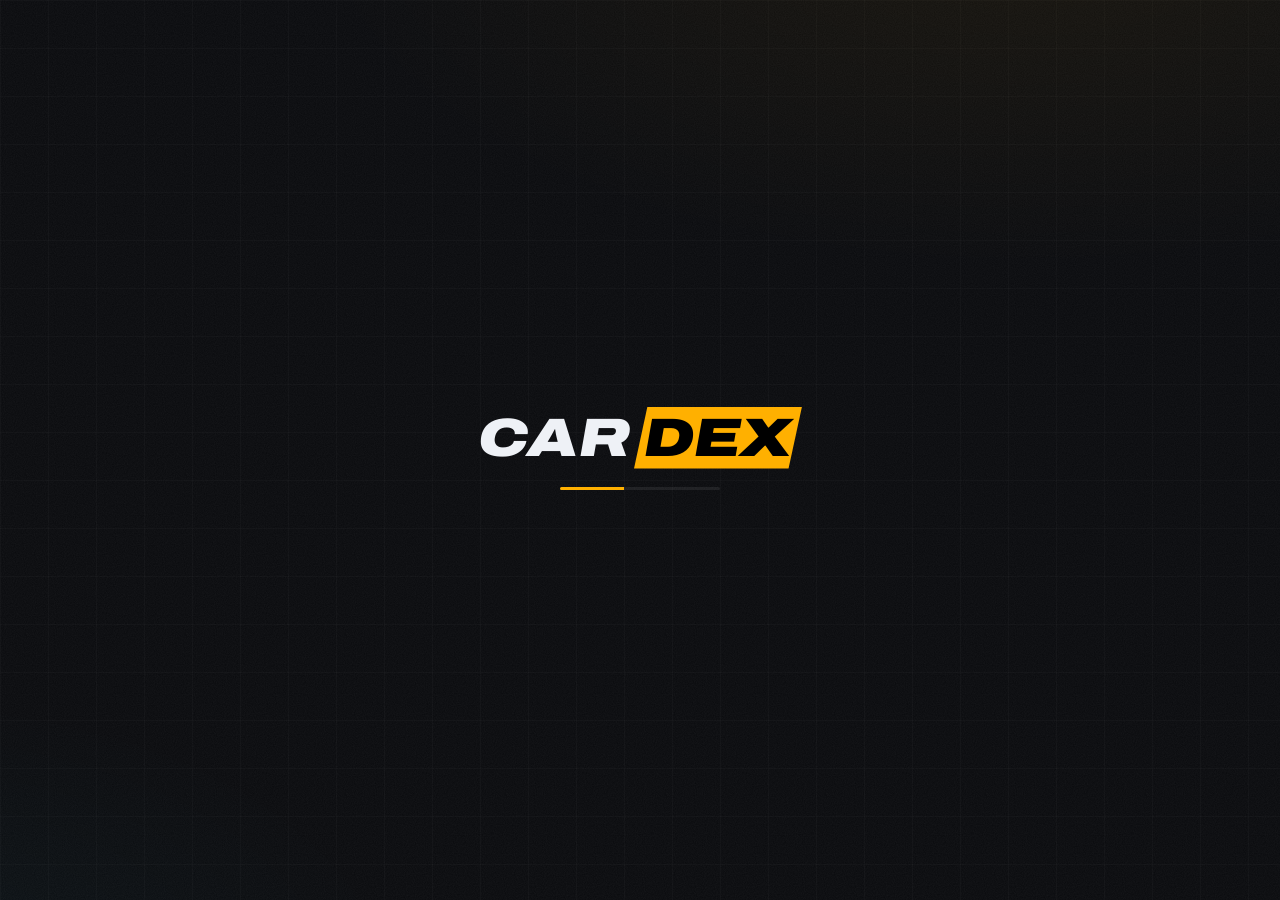
<file: index.html>
<!doctype html>
<html lang="en">
<head>
  <meta charset="utf-8">
  <meta name="viewport" content="width=device-width,initial-scale=1,viewport-fit=cover">
  <meta name="theme-color" content="#0a0b0e">
  <meta name="description" content="CARDEX — open boosters, collect 192 real-world cars, trade them and race the daily Showdown.">
  <title>CARDEX</title>
  <link rel="icon" href="data:image/svg+xml,%3Csvg xmlns='http://www.w3.org/2000/svg' viewBox='0 0 32 32'%3E%3Crect width='32' height='32' rx='7' fill='%23ffb000'/%3E%3Cpath d='M9 22l5-12h9l-2 4h-5l-1 3h5l-2 5z' fill='%230a0b0e'/%3E%3C/svg%3E">
  <link rel="preconnect" href="https://fonts.googleapis.com">
  <link rel="preconnect" href="https://fonts.gstatic.com" crossorigin>
  <link rel="preconnect" href="https://svqaunlehadayyyctvuo.supabase.co">
  <link rel="stylesheet" href="https://fonts.googleapis.com/css2?family=Archivo:ital,wdth,wght@0,62..125,400..900;1,62..125,700..900&family=JetBrains+Mono:wght@500;700&display=swap">
  <link rel="stylesheet" href="./assets/css/app.css?v=4">
  <script type="module" src="./assets/js/main.js?v=4"></script>
</head>
<body>
  <div id="app">
    <header class="topbar" hidden>
      <a class="logo" href="#/packs" aria-label="CARDEX home"><span>CAR</span><em>DEX</em></a>
      <div class="wallet" aria-label="Wallet">
        <button class="chip level" data-go="profile" title="Player level">
          <svg viewBox="0 0 36 36" class="ring" aria-hidden="true"><circle cx="18" cy="18" r="15"/><circle cx="18" cy="18" r="15" class="ring-fill" id="xpRing"/></svg>
          <b id="levelNum">1</b>
        </button>
        <span class="chip" title="Credits"><i class="coin-dot" aria-hidden="true"></i><b id="credits" class="mono">0</b><span class="sr-only">credits</span></span>
        <span class="chip tickets" title="Booster tickets"><i class="ticket-dot" aria-hidden="true"></i><b id="tickets" class="mono">0</b><small id="ticketTimer" class="mono"></small><span class="sr-only">tickets</span></span>
      </div>
      <div class="top-actions">
        <button class="icon-btn" id="soundBtn" aria-label="Toggle sound"></button>
        <button class="icon-btn" data-go="community" aria-label="Community" id="communityBtn"></button>
        <div class="inbox-wrap">
          <button class="icon-btn" id="inboxBtn" aria-label="Notifications" aria-expanded="false" aria-controls="inbox"><span class="badge" id="inboxBadge" hidden></span></button>
          <div class="popover" id="inbox" hidden></div>
        </div>
      </div>
    </header>
    <nav class="tabbar" aria-label="Main" hidden>
      <a href="#/packs" data-tab="packs"><span class="tab-ico" data-icon="packs"></span><span>Packs</span></a>
      <a href="#/garage" data-tab="garage"><span class="tab-ico" data-icon="garage"></span><span>Garage</span></a>
      <a href="#/showdown" data-tab="showdown"><span class="tab-ico" data-icon="flag"></span><span>Showdown</span></a>
      <a href="#/market" data-tab="market"><span class="tab-ico" data-icon="market"></span><span>Market</span></a>
      <a href="#/profile" data-tab="profile"><span class="tab-ico" data-icon="user"></span><span>Profile</span></a>
    </nav>
    <main id="view" tabindex="-1">
      <div class="boot"><div class="boot-logo"><span>CAR</span><em>DEX</em></div><div class="boot-bar"><i></i></div></div>
    </main>
    <footer class="legal" hidden>
      <span>Unofficial fan project. Not affiliated with any manufacturer; marks and photos belong to their owners.</span>
      <nav><a href="./legal.html">Legal</a><a href="./privacy.html">Privacy</a><a href="./terms.html">Terms &amp; credits</a></nav>
    </footer>
  </div>
  <div id="toasts" aria-live="polite"></div>
  <noscript><p style="padding:2rem;color:#fff">CARDEX needs JavaScript.</p></noscript>
</body>
</html>
</file>
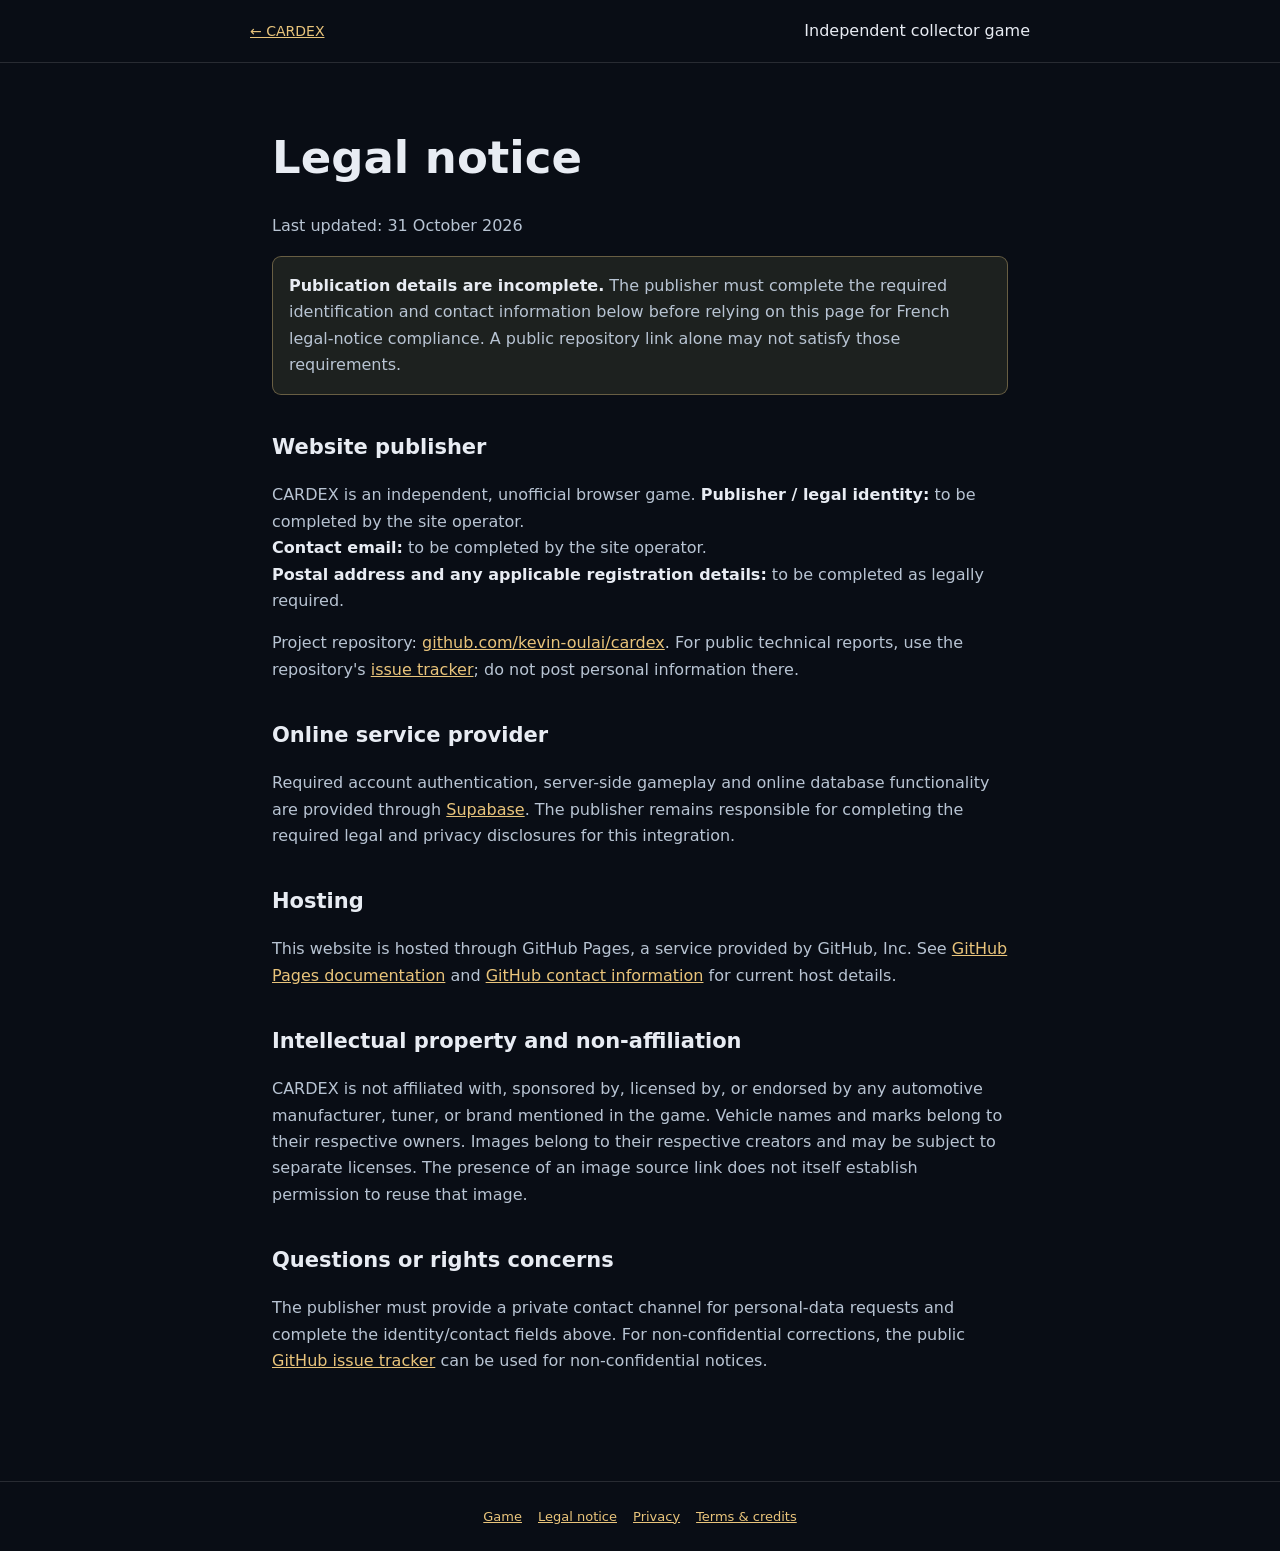
<file: legal.html>
<!doctype html><html lang="en"><head><meta charset="utf-8"><meta name="viewport" content="width=device-width,initial-scale=1"><title>Legal notice — CARDEX</title><style>:root{font-family:Inter,system-ui,sans-serif;color:#e8ecf3;background:#090d15}*{box-sizing:border-box}body{margin:0;line-height:1.65}main{max-width:780px;margin:0 auto;padding:38px 22px 90px}a{color:#e9c47b}h1{font-size:clamp(30px,6vw,45px);line-height:1.15}h2{margin-top:35px;font-size:21px}p,li{color:#b8c4d3}header{border-bottom:1px solid #ffffff20;padding:18px 22px}header div{max-width:780px;margin:auto;display:flex;justify-content:space-between;gap:18px;align-items:center}header a{font-size:14px}footer{border-top:1px solid #ffffff20;padding:24px;text-align:center;color:#9baac1;font-size:13px}footer a{margin:0 8px}.notice{padding:16px;border:1px solid #bca46c77;border-radius:9px;background:#1d211f}strong{color:#e8ecf3}</style></head><body><header><div><a href="./index.html">← CARDEX</a><span>Independent collector game</span></div></header><main><h1>Legal notice</h1><p>Last updated: 31 October 2026</p><p class="notice"><strong>Publication details are incomplete.</strong> The publisher must complete the required identification and contact information below before relying on this page for French legal-notice compliance. A public repository link alone may not satisfy those requirements.</p><h2>Website publisher</h2><p>CARDEX is an independent, unofficial browser game. <strong>Publisher / legal identity:</strong> to be completed by the site operator.<br><strong>Contact email:</strong> to be completed by the site operator.<br><strong>Postal address and any applicable registration details:</strong> to be completed as legally required.</p><p>Project repository: <a href="https://github.com/kevin-oulai/cardex">github.com/kevin-oulai/cardex</a>. For public technical reports, use the repository's <a href="https://github.com/kevin-oulai/cardex/issues">issue tracker</a>; do not post personal information there.</p><h2>Online service provider</h2><p>Required account authentication, server-side gameplay and online database functionality are provided through <a href="https://supabase.com/">Supabase</a>. The publisher remains responsible for completing the required legal and privacy disclosures for this integration.</p><h2>Hosting</h2><p>This website is hosted through GitHub Pages, a service provided by GitHub, Inc. See <a href="https://docs.github.com/en/pages">GitHub Pages documentation</a> and <a href="https://github.com/contact">GitHub contact information</a> for current host details.</p><h2>Intellectual property and non-affiliation</h2><p>CARDEX is not affiliated with, sponsored by, licensed by, or endorsed by any automotive manufacturer, tuner, or brand mentioned in the game. Vehicle names and marks belong to their respective owners. Images belong to their respective creators and may be subject to separate licenses. The presence of an image source link does not itself establish permission to reuse that image.</p><h2>Questions or rights concerns</h2><p>The publisher must provide a private contact channel for personal-data requests and complete the identity/contact fields above. For non-confidential corrections, the public <a href="https://github.com/kevin-oulai/cardex/issues">GitHub issue tracker</a> can be used for non-confidential notices.</p></main><footer><a href="./index.html">Game</a><a href="./legal.html">Legal notice</a><a href="./privacy.html">Privacy</a><a href="./terms.html">Terms &amp; credits</a></footer></body></html>
</file>
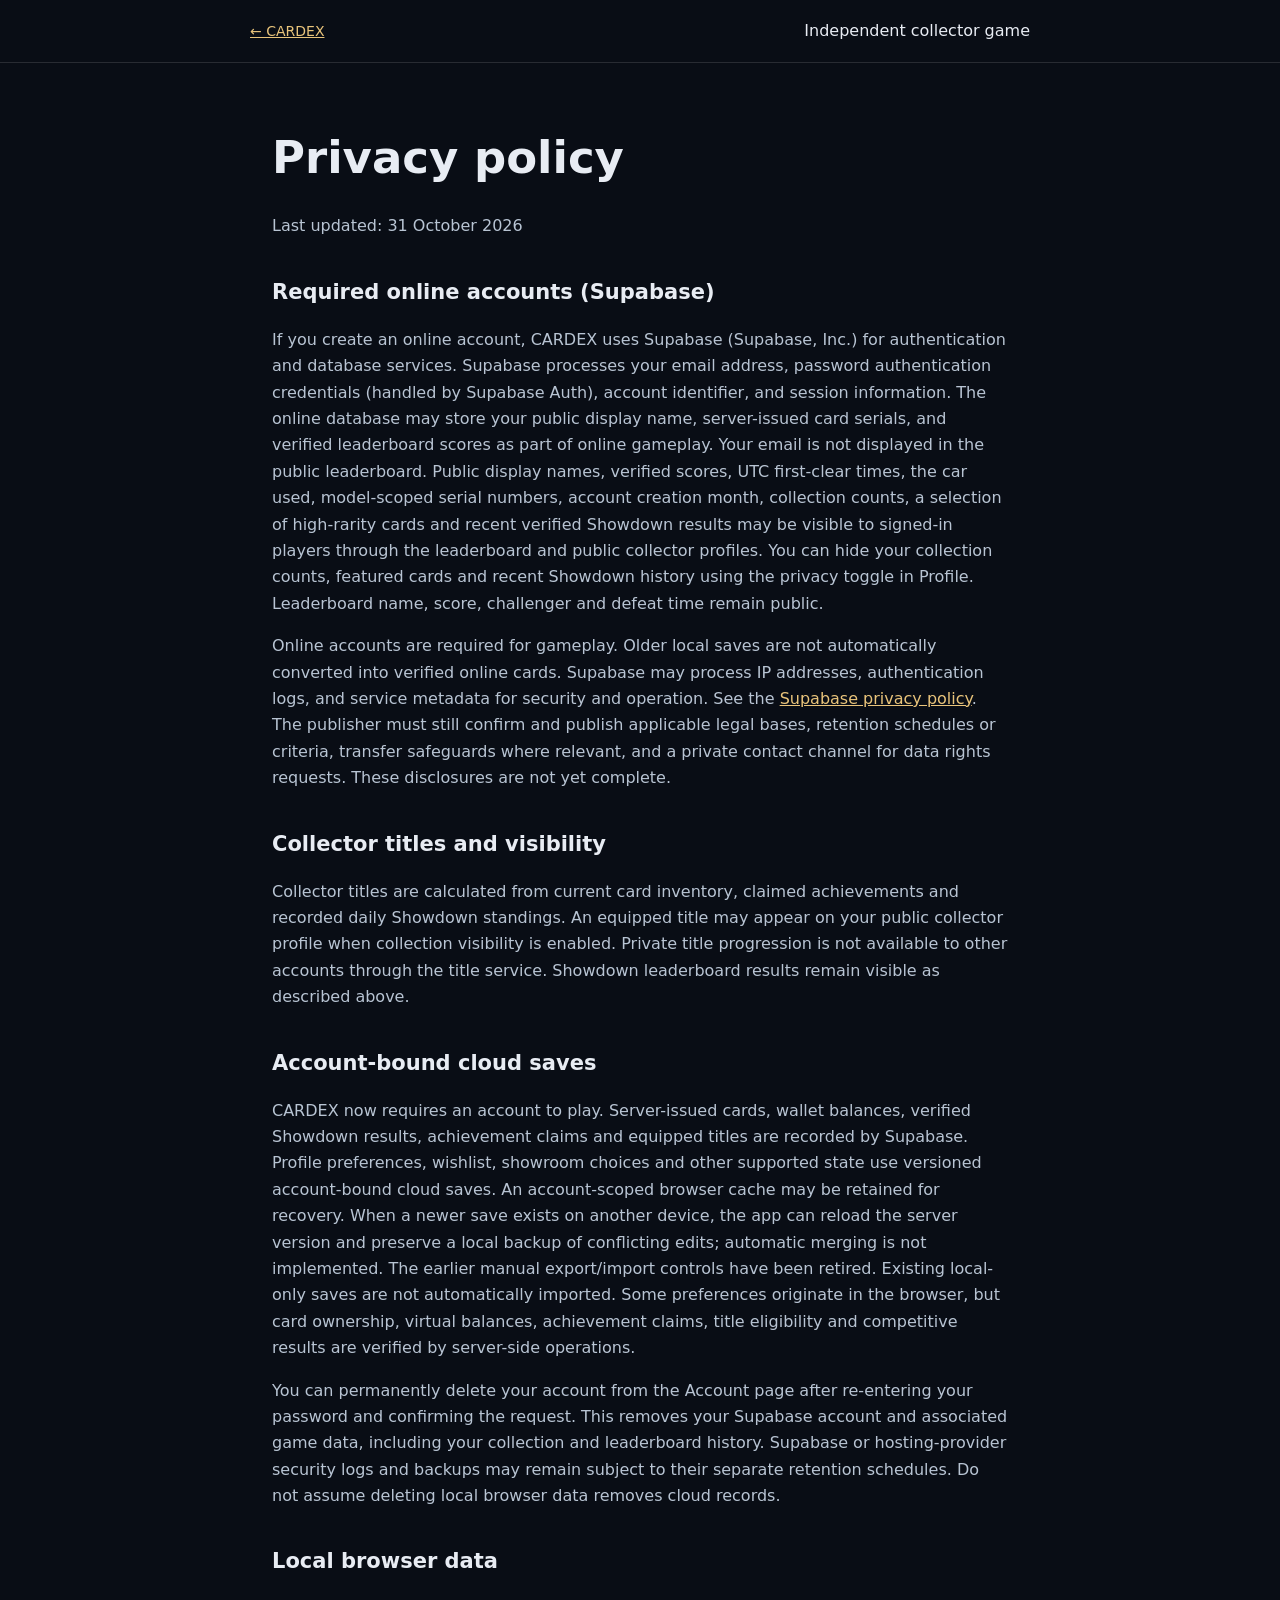
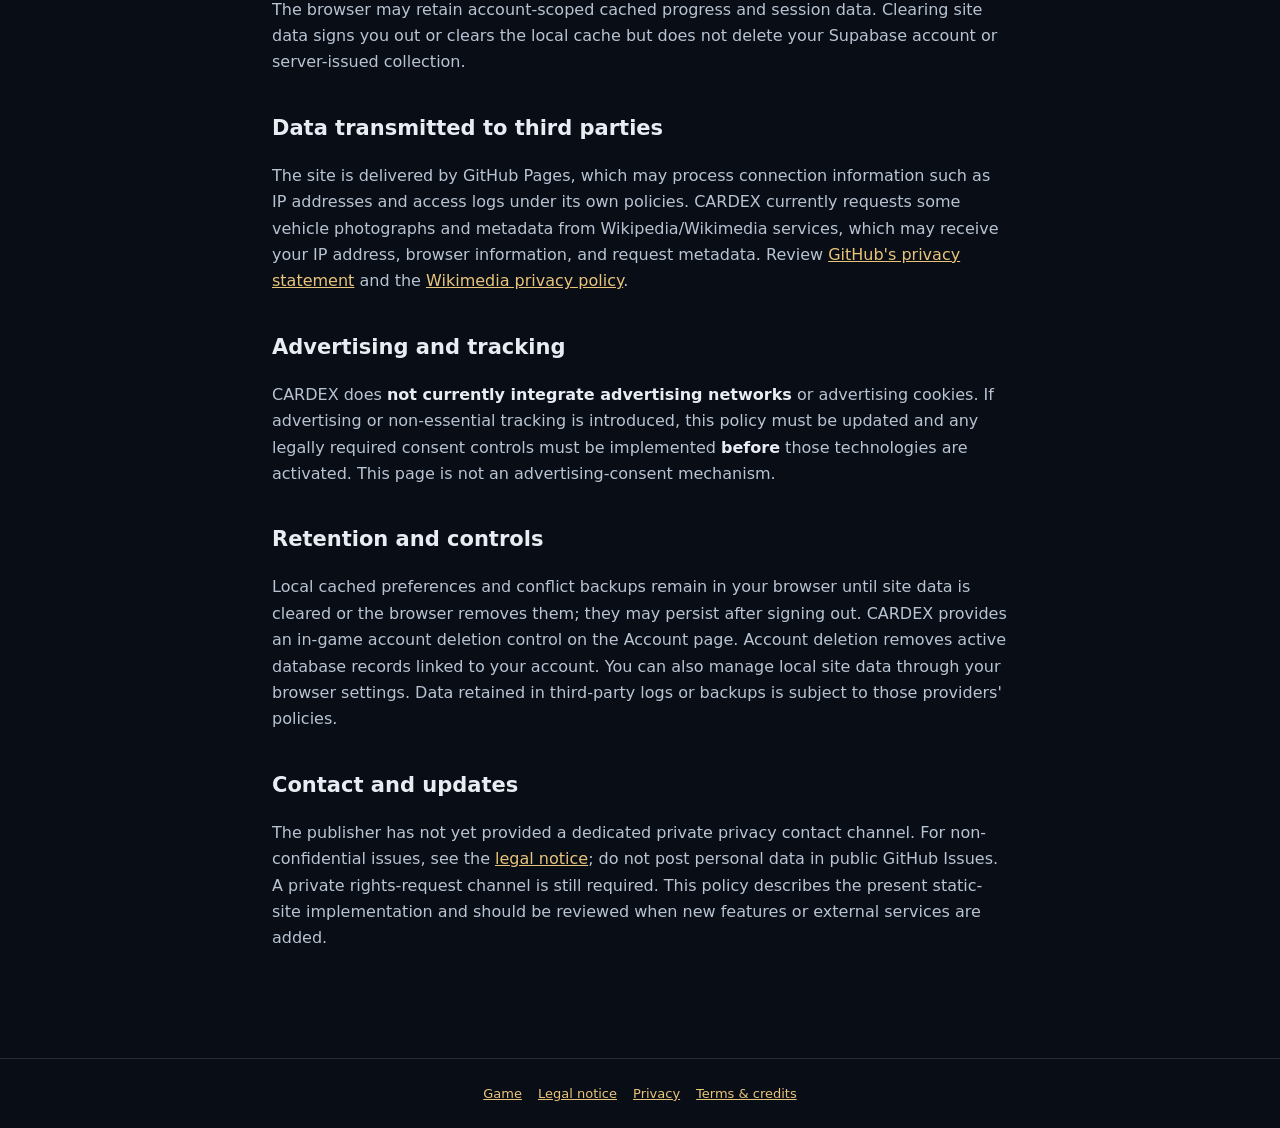
<file: privacy.html>
<!doctype html><html lang="en"><head><meta charset="utf-8"><meta name="viewport" content="width=device-width,initial-scale=1"><title>Privacy policy — CARDEX</title><style>:root{font-family:Inter,system-ui,sans-serif;color:#e8ecf3;background:#090d15}*{box-sizing:border-box}body{margin:0;line-height:1.65}main{max-width:780px;margin:0 auto;padding:38px 22px 90px}a{color:#e9c47b}h1{font-size:clamp(30px,6vw,45px);line-height:1.15}h2{margin-top:35px;font-size:21px}p,li{color:#b8c4d3}header{border-bottom:1px solid #ffffff20;padding:18px 22px}header div{max-width:780px;margin:auto;display:flex;justify-content:space-between;gap:18px;align-items:center}header a{font-size:14px}footer{border-top:1px solid #ffffff20;padding:24px;text-align:center;color:#9baac1;font-size:13px}footer a{margin:0 8px}.notice{padding:16px;border:1px solid #bca46c77;border-radius:9px;background:#1d211f}strong{color:#e8ecf3}</style></head><body><header><div><a href="./index.html">← CARDEX</a><span>Independent collector game</span></div></header><main><h1>Privacy policy</h1><p>Last updated: 31 October 2026</p><h2>Required online accounts (Supabase)</h2><p>If you create an online account, CARDEX uses Supabase (Supabase, Inc.) for authentication and database services. Supabase processes your email address, password authentication credentials (handled by Supabase Auth), account identifier, and session information. The online database may store your public display name, server-issued card serials, and verified leaderboard scores as part of online gameplay. Your email is not displayed in the public leaderboard. Public display names, verified scores, UTC first-clear times, the car used, model-scoped serial numbers, account creation month, collection counts, a selection of high-rarity cards and recent verified Showdown results may be visible to signed-in players through the leaderboard and public collector profiles. You can hide your collection counts, featured cards and recent Showdown history using the privacy toggle in Profile. Leaderboard name, score, challenger and defeat time remain public.</p><p>Online accounts are required for gameplay. Older local saves are not automatically converted into verified online cards. Supabase may process IP addresses, authentication logs, and service metadata for security and operation. See the <a href="https://supabase.com/privacy">Supabase privacy policy</a>. The publisher must still confirm and publish applicable legal bases, retention schedules or criteria, transfer safeguards where relevant, and a private contact channel for data rights requests. These disclosures are not yet complete.</p><h2>Collector titles and visibility</h2><p>Collector titles are calculated from current card inventory, claimed achievements and recorded daily Showdown standings. An equipped title may appear on your public collector profile when collection visibility is enabled. Private title progression is not available to other accounts through the title service. Showdown leaderboard results remain visible as described above.</p><h2>Account-bound cloud saves</h2><p>CARDEX now requires an account to play. Server-issued cards, wallet balances, verified Showdown results, achievement claims and equipped titles are recorded by Supabase. Profile preferences, wishlist, showroom choices and other supported state use versioned account-bound cloud saves. An account-scoped browser cache may be retained for recovery. When a newer save exists on another device, the app can reload the server version and preserve a local backup of conflicting edits; automatic merging is not implemented. The earlier manual export/import controls have been retired. Existing local-only saves are not automatically imported. Some preferences originate in the browser, but card ownership, virtual balances, achievement claims, title eligibility and competitive results are verified by server-side operations.</p><p>You can permanently delete your account from the Account page after re-entering your password and confirming the request. This removes your Supabase account and associated game data, including your collection and leaderboard history. Supabase or hosting-provider security logs and backups may remain subject to their separate retention schedules. Do not assume deleting local browser data removes cloud records.</p><h2>Local browser data</h2><p>The browser may retain account-scoped cached progress and session data. Clearing site data signs you out or clears the local cache but does not delete your Supabase account or server-issued collection.</p><h2>Data transmitted to third parties</h2><p>The site is delivered by GitHub Pages, which may process connection information such as IP addresses and access logs under its own policies. CARDEX currently requests some vehicle photographs and metadata from Wikipedia/Wikimedia services, which may receive your IP address, browser information, and request metadata. Review <a href="https://docs.github.com/en/site-policy/privacy-policies/github-general-privacy-statement">GitHub's privacy statement</a> and the <a href="https://foundation.wikimedia.org/wiki/Policy:Privacy_policy">Wikimedia privacy policy</a>.</p><h2>Advertising and tracking</h2><p>CARDEX does <strong>not currently integrate advertising networks</strong> or advertising cookies. If advertising or non-essential tracking is introduced, this policy must be updated and any legally required consent controls must be implemented <strong>before</strong> those technologies are activated. This page is not an advertising-consent mechanism.</p><h2>Retention and controls</h2><p>Local cached preferences and conflict backups remain in your browser until site data is cleared or the browser removes them; they may persist after signing out. CARDEX provides an in-game account deletion control on the Account page. Account deletion removes active database records linked to your account. You can also manage local site data through your browser settings. Data retained in third-party logs or backups is subject to those providers' policies.</p><h2>Contact and updates</h2><p>The publisher has not yet provided a dedicated private privacy contact channel. For non-confidential issues, see the <a href="./legal.html">legal notice</a>; do not post personal data in public GitHub Issues. A private rights-request channel is still required. This policy describes the present static-site implementation and should be reviewed when new features or external services are added.</p></main><footer><a href="./index.html">Game</a><a href="./legal.html">Legal notice</a><a href="./privacy.html">Privacy</a><a href="./terms.html">Terms &amp; credits</a></footer></body></html>
</file>
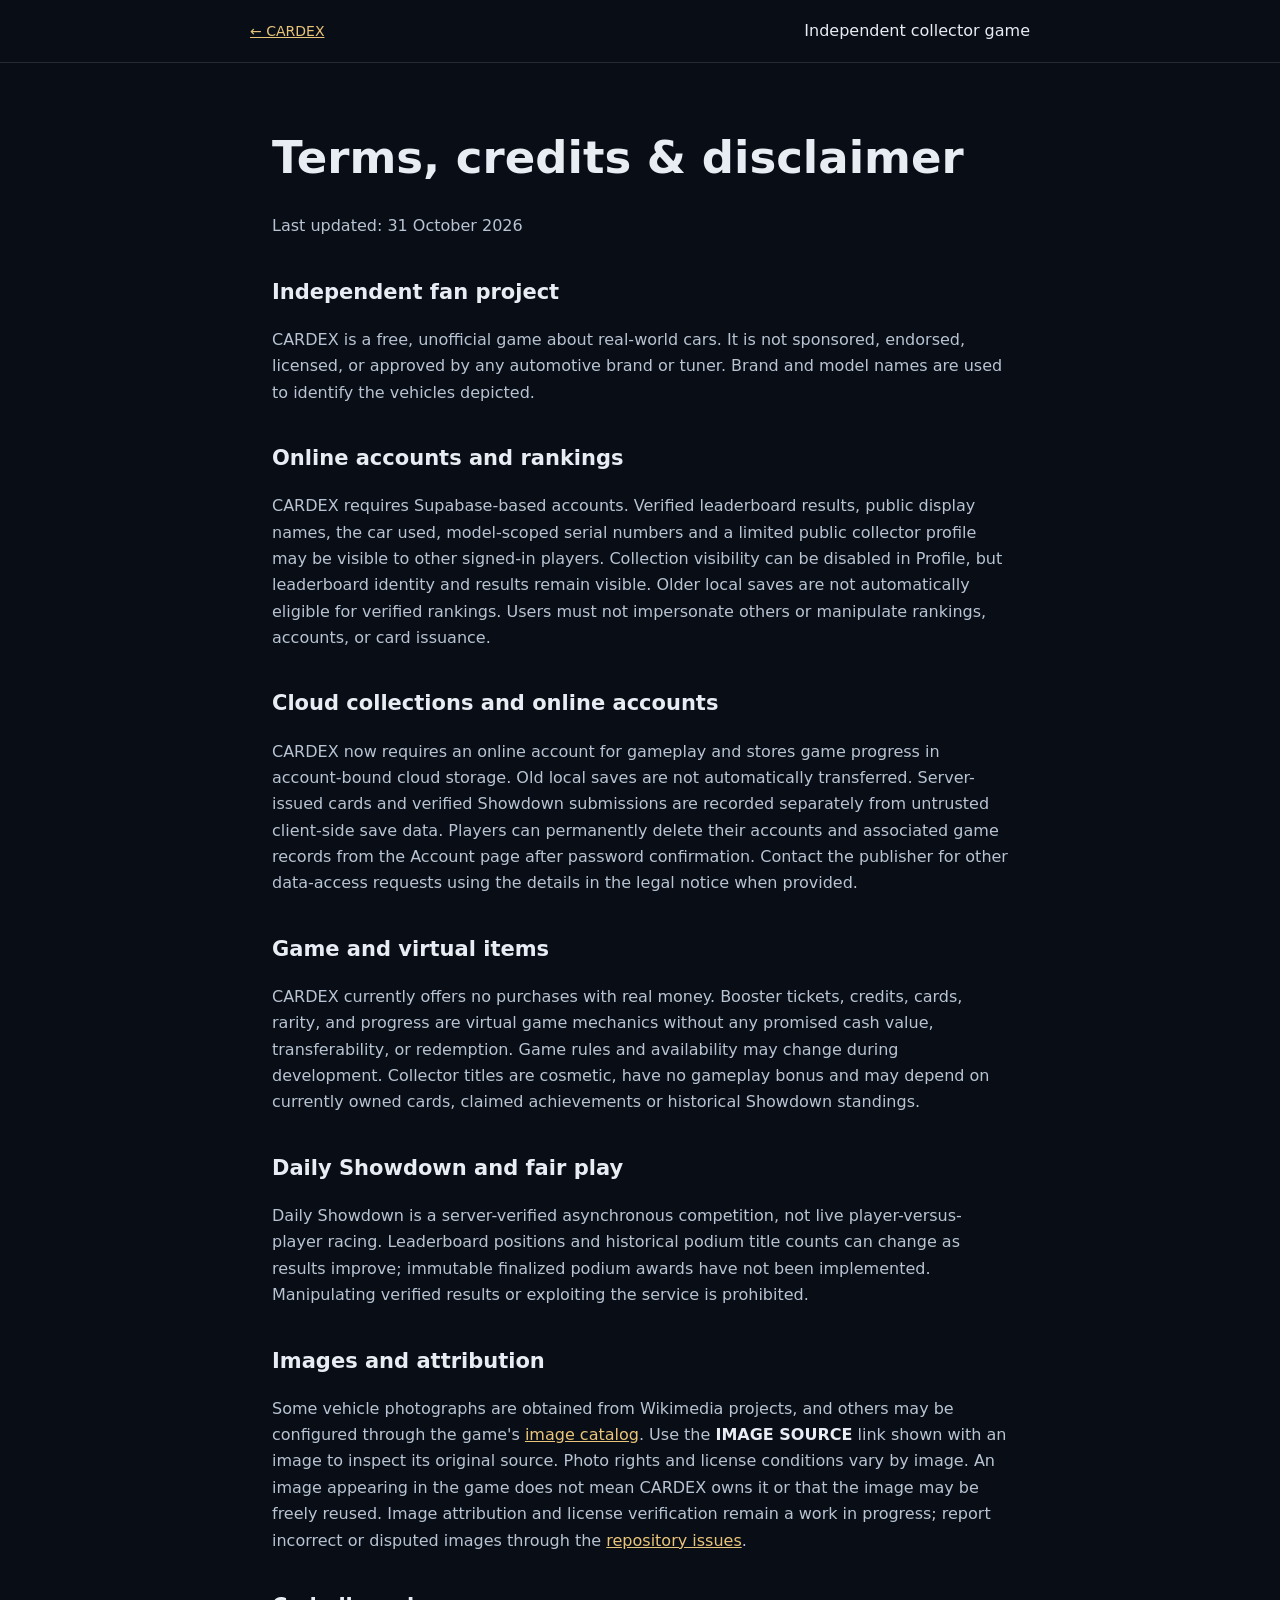
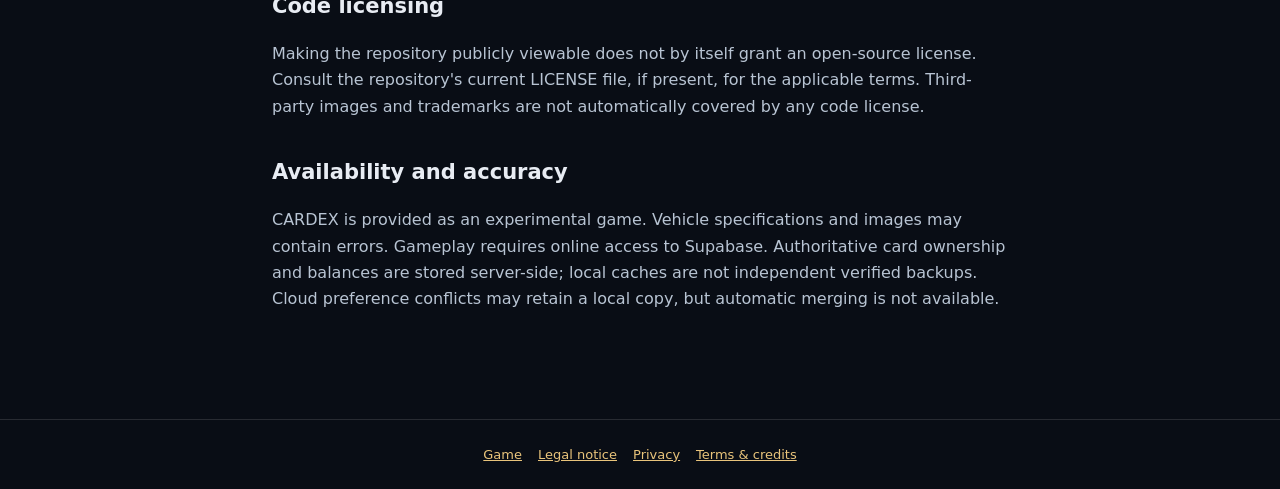
<file: terms.html>
<!doctype html><html lang="en"><head><meta charset="utf-8"><meta name="viewport" content="width=device-width,initial-scale=1"><title>Terms, credits & disclaimer — CARDEX</title><style>:root{font-family:Inter,system-ui,sans-serif;color:#e8ecf3;background:#090d15}*{box-sizing:border-box}body{margin:0;line-height:1.65}main{max-width:780px;margin:0 auto;padding:38px 22px 90px}a{color:#e9c47b}h1{font-size:clamp(30px,6vw,45px);line-height:1.15}h2{margin-top:35px;font-size:21px}p,li{color:#b8c4d3}header{border-bottom:1px solid #ffffff20;padding:18px 22px}header div{max-width:780px;margin:auto;display:flex;justify-content:space-between;gap:18px;align-items:center}header a{font-size:14px}footer{border-top:1px solid #ffffff20;padding:24px;text-align:center;color:#9baac1;font-size:13px}footer a{margin:0 8px}.notice{padding:16px;border:1px solid #bca46c77;border-radius:9px;background:#1d211f}strong{color:#e8ecf3}</style></head><body><header><div><a href="./index.html">← CARDEX</a><span>Independent collector game</span></div></header><main><h1>Terms, credits & disclaimer</h1><p>Last updated: 31 October 2026</p><h2>Independent fan project</h2><p>CARDEX is a free, unofficial game about real-world cars. It is not sponsored, endorsed, licensed, or approved by any automotive brand or tuner. Brand and model names are used to identify the vehicles depicted.</p><h2>Online accounts and rankings</h2><p>CARDEX requires Supabase-based accounts. Verified leaderboard results, public display names, the car used, model-scoped serial numbers and a limited public collector profile may be visible to other signed-in players. Collection visibility can be disabled in Profile, but leaderboard identity and results remain visible. Older local saves are not automatically eligible for verified rankings. Users must not impersonate others or manipulate rankings, accounts, or card issuance.</p><h2>Cloud collections and online accounts</h2><p>CARDEX now requires an online account for gameplay and stores game progress in account-bound cloud storage. Old local saves are not automatically transferred. Server-issued cards and verified Showdown submissions are recorded separately from untrusted client-side save data. Players can permanently delete their accounts and associated game records from the Account page after password confirmation. Contact the publisher for other data-access requests using the details in the legal notice when provided.</p><h2>Game and virtual items</h2><p>CARDEX currently offers no purchases with real money. Booster tickets, credits, cards, rarity, and progress are virtual game mechanics without any promised cash value, transferability, or redemption. Game rules and availability may change during development. Collector titles are cosmetic, have no gameplay bonus and may depend on currently owned cards, claimed achievements or historical Showdown standings.</p><h2>Daily Showdown and fair play</h2><p>Daily Showdown is a server-verified asynchronous competition, not live player-versus-player racing. Leaderboard positions and historical podium title counts can change as results improve; immutable finalized podium awards have not been implemented. Manipulating verified results or exploiting the service is prohibited.</p><h2>Images and attribution</h2><p>Some vehicle photographs are obtained from Wikimedia projects, and others may be configured through the game's <a href="https://github.com/kevin-oulai/cardex/blob/main/car-images.json">image catalog</a>. Use the <strong>IMAGE SOURCE</strong> link shown with an image to inspect its original source. Photo rights and license conditions vary by image. An image appearing in the game does not mean CARDEX owns it or that the image may be freely reused. Image attribution and license verification remain a work in progress; report incorrect or disputed images through the <a href="https://github.com/kevin-oulai/cardex/issues">repository issues</a>.</p><h2>Code licensing</h2><p>Making the repository publicly viewable does not by itself grant an open-source license. Consult the repository's current LICENSE file, if present, for the applicable terms. Third-party images and trademarks are not automatically covered by any code license.</p><h2>Availability and accuracy</h2><p>CARDEX is provided as an experimental game. Vehicle specifications and images may contain errors. Gameplay requires online access to Supabase. Authoritative card ownership and balances are stored server-side; local caches are not independent verified backups. Cloud preference conflicts may retain a local copy, but automatic merging is not available.</p></main><footer><a href="./index.html">Game</a><a href="./legal.html">Legal notice</a><a href="./privacy.html">Privacy</a><a href="./terms.html">Terms &amp; credits</a></footer></body></html>
</file>
<file: assets/css/app.css>
/* ==========================================================================
   CARDEX — "night circuit" design system
   ========================================================================== */
:root {
  --bg: #0a0b0e;
  --bg-2: #101217;
  --panel: #14161c;
  --panel-2: #1a1d25;
  --line: #ffffff14;
  --line-2: #ffffff24;
  --ink: #eef1f6;
  --ink-2: #a9b1c0;
  --ink-3: #6f7889;
  --amber: #ffb000;
  --amber-2: #ffcf5c;
  --red: #ff3b30;
  --cyan: #38e1ff;
  --green: #3ddc97;
  --r: 14px;
  --r-sm: 9px;
  --display: 'Archivo', 'Arial Narrow', system-ui, sans-serif;
  --body: 'Archivo', system-ui, -apple-system, 'Segoe UI', sans-serif;
  --mono: 'JetBrains Mono', ui-monospace, 'SF Mono', Menlo, monospace;
  --ease: cubic-bezier(.2, .8, .2, 1);
  --spring: cubic-bezier(.34, 1.56, .64, 1);
  --rail: 0px;
  --top: 60px;
  --tab: 66px;
  color-scheme: dark;
}
@media (min-width: 1000px) { :root { --rail: 92px; --tab: 0px; } }

/* ── Base ─────────────────────────────────────────────────────────────── */
*, *::before, *::after { box-sizing: border-box; }
html { -webkit-text-size-adjust: 100%; scrollbar-color: #ffffff22 transparent; }
body {
  margin: 0; min-height: 100dvh; background: var(--bg); color: var(--ink);
  font: 400 15px/1.5 var(--body); font-variation-settings: 'wdth' 100;
  -webkit-font-smoothing: antialiased; overflow-x: hidden;
}
body::before { /* asphalt grain + faint grid */
  content: ''; position: fixed; inset: 0; z-index: -1; pointer-events: none;
  background:
    radial-gradient(1200px 600px at 80% -10%, #ffb0000f, transparent 60%),
    radial-gradient(900px 500px at -10% 110%, #38e1ff0a, transparent 60%),
    linear-gradient(#ffffff05 1px, transparent 1px) 0 0/48px 48px,
    linear-gradient(90deg, #ffffff05 1px, transparent 1px) 0 0/48px 48px,
    url("data:image/svg+xml,%3Csvg xmlns='http://www.w3.org/2000/svg' width='160' height='160'%3E%3Cfilter id='n'%3E%3CfeTurbulence type='fractalNoise' baseFrequency='.9' numOctaves='2' stitchTiles='stitch'/%3E%3CfeColorMatrix values='0 0 0 0 1 0 0 0 0 1 0 0 0 0 1 0 0 0 .05 0'/%3E%3C/filter%3E%3Crect width='100%25' height='100%25' filter='url(%23n)'/%3E%3C/svg%3E");
}
body.no-scroll { overflow: hidden; }
::selection { background: var(--amber); color: #000; }
a { color: var(--amber-2); text-decoration: none; }
a:hover { text-decoration: underline; }
img { max-width: 100%; display: block; }
h1, h2, h3 { font-family: var(--display); margin: 0; line-height: 1.02; letter-spacing: -.01em; }
h1 { font-size: clamp(34px, 6vw, 58px); font-weight: 900; font-variation-settings: 'wdth' 125; text-transform: uppercase; font-style: italic; }
h2 { font-size: clamp(22px, 3vw, 30px); font-weight: 800; font-variation-settings: 'wdth' 112; text-transform: uppercase; margin: 32px 0 14px; }
.h3, h3 { font-size: 15px; font-weight: 800; letter-spacing: .08em; text-transform: uppercase; font-variation-settings: 'wdth' 110; margin: 0 0 12px; }
p { margin: 0 0 12px; }
.mono { font-family: var(--mono); font-variant-numeric: tabular-nums; letter-spacing: -.02em; }
.muted { color: var(--ink-2); }
.small { font-size: 13px; }
.fine { font-size: 12px; color: var(--ink-3); margin-top: 18px; }
.block { display: block; }
.eyebrow { display: inline-block; font: 700 11px/1.2 var(--mono); letter-spacing: .14em; text-transform: uppercase; color: var(--amber); margin-bottom: 6px; }
.sr-only { position: absolute; width: 1px; height: 1px; overflow: hidden; clip: rect(0 0 0 0); white-space: nowrap; }
.row { display: flex; align-items: center; gap: 10px; }
.row.between { justify-content: space-between; }
.row.end { justify-content: flex-end; }
.row.gap { gap: 10px; }
.row.wrap { flex-wrap: wrap; }
.stack { display: grid; gap: 12px; }
.center { text-align: center; }
.pad { padding: 14px; }
.i { width: 18px; height: 18px; fill: none; stroke: currentColor; stroke-width: 1.8; stroke-linecap: round; stroke-linejoin: round; flex: none; }
:focus-visible { outline: 2px solid var(--amber); outline-offset: 3px; border-radius: 6px; }
[hidden] { display: none !important; }

/* ── Logo ─────────────────────────────────────────────────────────────── */
.logo { font: 900 22px/1 var(--display); font-variation-settings: 'wdth' 125; font-style: italic; letter-spacing: -.02em; color: var(--ink); text-decoration: none !important; display: inline-flex; }
.logo em { color: #000; background: var(--amber); padding: 2px 7px 2px 5px; margin-left: 3px; clip-path: polygon(8% 0, 100% 0, 92% 100%, 0 100%); font-style: italic; }
.logo.xl { font-size: clamp(52px, 10vw, 84px); }

/* ── Shell ────────────────────────────────────────────────────────────── */
.topbar {
  position: sticky; top: 0; z-index: 50; height: var(--top);
  display: flex; align-items: center; gap: 14px; padding: 0 max(14px, env(safe-area-inset-left)) 0 calc(var(--rail) + 16px);
  background: color-mix(in oklab, var(--bg) 82%, transparent); backdrop-filter: blur(14px) saturate(1.4);
  border-bottom: 1px solid var(--line);
}
@media (min-width: 1000px) { .topbar { padding-left: 22px; } .topbar .logo { width: calc(var(--rail) - 22px); } }
.wallet { display: flex; gap: 8px; margin-left: auto; }
.chip { display: inline-flex; align-items: center; gap: 7px; height: 36px; padding: 0 12px; border-radius: 99px; background: var(--panel); border: 1px solid var(--line); font-weight: 700; white-space: nowrap; }
.chip b { font-size: 14px; }
.chip b.up { color: var(--green); } .chip b.down { color: var(--red); }
.chip small { color: var(--ink-3); font-size: 11px; }
.chip.level { padding: 0 10px 0 3px; cursor: pointer; color: var(--ink); font: inherit; }
.ring { width: 30px; height: 30px; transform: rotate(-90deg); }
.ring circle { fill: none; stroke: #ffffff18; stroke-width: 3.2; }
.ring .ring-fill { stroke: var(--amber); stroke-dasharray: 94.25; stroke-dashoffset: 94.25; stroke-linecap: round; transition: stroke-dashoffset .8s var(--ease); }
.chip.level b { margin-left: -2px; }
.coin-dot, .ticket-dot { width: 14px; height: 14px; border-radius: 50%; background: radial-gradient(circle at 35% 30%, #fff6, transparent 40%), linear-gradient(135deg, var(--amber-2), #c77700); box-shadow: inset 0 0 0 2px #00000026; }
.ticket-dot { border-radius: 3px; width: 16px; height: 11px; background: linear-gradient(135deg, #ff6a5c, var(--red)); }
.top-actions { display: flex; gap: 4px; }
.icon-btn { position: relative; display: grid; place-items: center; width: 40px; height: 40px; border-radius: 12px; border: 0; background: transparent; color: var(--ink-2); cursor: pointer; transition: background .15s, color .15s; }
.icon-btn:hover { background: var(--panel); color: var(--ink); }
.icon-btn .i { width: 20px; height: 20px; }
.badge { position: absolute; top: 4px; right: 3px; min-width: 17px; height: 17px; padding: 0 4px; border-radius: 99px; background: var(--red); color: #fff; font: 800 10px/17px var(--mono); text-align: center; box-shadow: 0 0 0 2px var(--bg); animation: pop .4s var(--spring); }
@media (max-width: 640px) {
  .topbar { gap: 8px; padding-right: 8px; }
  .topbar .logo { font-size: 18px; }
  .chip { height: 32px; padding: 0 9px; gap: 5px; }
  .chip small { display: none; }
  #communityBtn { display: none; }
  .icon-btn { width: 36px; }
}
@media (max-width: 400px) { .chip.level { display: none; } }

.tabbar {
  position: fixed; z-index: 60; left: 0; right: 0; bottom: 0; height: calc(66px + env(safe-area-inset-bottom));
  padding-bottom: env(safe-area-inset-bottom);
  display: grid; grid-template-columns: repeat(5, 1fr);
  background: color-mix(in oklab, var(--bg) 88%, transparent); backdrop-filter: blur(16px) saturate(1.4); border-top: 1px solid var(--line);
}
.tabbar a { position: relative; display: grid; place-items: center; align-content: center; gap: 3px; color: var(--ink-3); font: 700 10.5px/1 var(--body); letter-spacing: .06em; text-transform: uppercase; text-decoration: none; transition: color .2s; }
.tabbar a .i { width: 23px; height: 23px; transition: transform .3s var(--spring); }
.tabbar a:hover { color: var(--ink); }
.tabbar a[aria-current] { color: var(--amber); }
.tabbar a[aria-current] .i { transform: translateY(-2px) scale(1.08); }
.tabbar a[aria-current]::before { content: ''; position: absolute; top: 0; width: 30px; height: 3px; border-radius: 0 0 3px 3px; background: var(--amber); box-shadow: 0 0 16px var(--amber); }
@media (min-width: 1000px) {
  .tabbar { top: var(--top); right: auto; width: var(--rail); height: auto; padding: 14px 0; grid-template-columns: 1fr; grid-auto-rows: 74px; align-content: start; border-top: 0; border-right: 1px solid var(--line); }
  .tabbar a[aria-current]::before { top: 18px; left: 0; width: 3px; height: 36px; border-radius: 0 3px 3px 0; }
}
#view { display: block; outline: none; padding: 22px max(16px, env(safe-area-inset-right)) calc(var(--tab) + 40px) max(16px, calc(var(--rail) + 16px)); min-height: calc(100dvh - var(--top)); max-width: calc(1400px + var(--rail)); }
@media (min-width: 1000px) { #view { padding: 30px 36px 60px calc(var(--rail) + 36px); } }
body:not(.signed-in) #view { padding: 0; max-width: none; min-height: 100dvh; }
.legal { display: flex; flex-wrap: wrap; justify-content: space-between; gap: 8px 20px; padding: 18px 20px calc(var(--tab) + 22px) calc(var(--rail) + 20px); color: var(--ink-3); font-size: 12px; border-top: 1px solid var(--line); }
.legal nav { display: flex; gap: 16px; }
.legal a { color: var(--ink-2); }
@media (min-width: 1000px) { .legal { padding-bottom: 22px; } }

.page { animation: page-in .38s var(--ease) both; }
@keyframes page-in { from { opacity: 0; transform: translateY(10px); } }
::view-transition-old(root) { animation: .16s ease-in both vt-out; }
::view-transition-new(root) { animation: .28s var(--ease) both vt-in; }
@keyframes vt-out { to { opacity: 0; } }
@keyframes vt-in { from { opacity: 0; transform: translateY(8px); } }
.page-head { display: flex; flex-wrap: wrap; align-items: flex-end; justify-content: space-between; gap: 16px; margin-bottom: 22px; }
.back { display: inline-flex; gap: 6px; align-items: center; color: var(--ink-2); margin-bottom: 12px; font-weight: 600; }

/* Boot */
.boot { position: fixed; inset: 0; display: grid; place-content: center; gap: 22px; justify-items: center; }
.boot-logo { font: 900 54px/1 var(--display); font-variation-settings: 'wdth' 125; font-style: italic; }
.boot-logo em { color: #000; background: var(--amber); padding: 2px 10px; margin-left: 4px; clip-path: polygon(8% 0, 100% 0, 92% 100%, 0 100%); }
.boot-bar { width: 160px; height: 3px; border-radius: 3px; background: #ffffff14; overflow: hidden; }
.boot-bar i { display: block; width: 40%; height: 100%; background: var(--amber); animation: boot 1s var(--ease) infinite; }
@keyframes boot { from { transform: translateX(-100%); } to { transform: translateX(260%); } }

/* ── Controls ─────────────────────────────────────────────────────────── */
.btn {
  --b: var(--panel-2);
  position: relative; display: inline-flex; align-items: center; justify-content: center; gap: 8px;
  min-height: 42px; padding: 0 16px; border-radius: 11px; border: 1px solid var(--line-2); background: var(--b);
  color: var(--ink); font: 700 14px/1 var(--body); letter-spacing: .01em; cursor: pointer; text-decoration: none !important; white-space: nowrap;
  transition: transform .15s var(--ease), background .15s, border-color .15s, box-shadow .2s, opacity .2s;
}
.btn:hover:not(:disabled) { border-color: #ffffff40; background: color-mix(in oklab, var(--b) 85%, #fff); }
.btn:active:not(:disabled) { transform: scale(.96); }
.btn:disabled { opacity: .42; cursor: not-allowed; }
.btn small { font-weight: 700; color: var(--ink-3); font-size: 11.5px; }
.btn.primary { --b: var(--amber); color: #120c00; border-color: transparent; box-shadow: 0 6px 22px -10px var(--amber), inset 0 1px 0 #ffffff70; }
.btn.primary:hover:not(:disabled) { background: var(--amber-2); box-shadow: 0 10px 30px -10px var(--amber); }
.btn.primary small { color: #120c0099; }
.btn.danger { --b: #3a1215; color: #ffb4ae; border-color: #ff3b3055; }
.btn.danger:not(.ghost):hover:not(:disabled) { background: var(--red); color: #fff; }
.btn.ghost { background: transparent; border-color: transparent; color: var(--ink-2); }
.btn.ghost:hover:not(:disabled) { background: var(--panel); color: var(--ink); }
.btn.on { border-color: var(--amber); color: var(--amber-2); background: #ffb00014; }
.btn.sm { min-height: 34px; padding: 0 12px; font-size: 13px; border-radius: 9px; }
.btn.lg { min-height: 52px; font-size: 16px; padding: 0 22px; }
.btn.wide { width: 100%; }
.btn.loading { color: transparent !important; pointer-events: none; }
.btn.loading::after { content: ''; position: absolute; width: 18px; height: 18px; border-radius: 50%; border: 2.5px solid currentColor; border-color: var(--ink) transparent var(--ink) transparent; animation: spin .7s linear infinite; }
.btn.primary.loading::after { border-color: #000 transparent #000 transparent; }
@keyframes spin { to { transform: rotate(360deg); } }
.link { border: 0; background: none; padding: 0; color: var(--amber-2); font: inherit; font-weight: 600; cursor: pointer; }
.link:hover { text-decoration: underline; }

.input {
  width: 100%; min-height: 44px; padding: 0 14px; border-radius: 11px; border: 1px solid var(--line-2); background: var(--bg-2);
  color: var(--ink); font: 500 15px var(--body); transition: border-color .15s, box-shadow .15s;
}
.input::placeholder { color: var(--ink-3); }
.input:focus { outline: none; border-color: var(--amber); box-shadow: 0 0 0 3px #ffb00026; }
select.input { appearance: none; padding-right: 34px; cursor: pointer; background-image: url("data:image/svg+xml,%3Csvg xmlns='http://www.w3.org/2000/svg' viewBox='0 0 24 24' fill='none' stroke='%23a9b1c0' stroke-width='2'%3E%3Cpath d='m6 9 6 6 6-6'/%3E%3C/svg%3E"); background-repeat: no-repeat; background-position: right 10px center; background-size: 16px; }
.input.sm { min-height: 34px; width: auto; font-size: 13px; }
.field { display: grid; gap: 6px; }
.field > span { font: 700 11px var(--mono); letter-spacing: .12em; text-transform: uppercase; color: var(--ink-2); }
.form-msg { min-height: 1.4em; margin: 0; font-size: 13.5px; color: var(--ink-2); }
.form-msg.error { color: #ff8a80; } .form-msg.ok { color: var(--green); }
.search { position: relative; display: block; flex: 1 1 240px; }
.search .i { position: absolute; left: 13px; top: 50%; translate: 0 -50%; color: var(--ink-3); pointer-events: none; }
.search .input { padding-left: 40px; }
.search.big .input { min-height: 54px; font-size: 17px; }
.check { display: inline-flex; align-items: center; gap: 8px; font-size: 14px; cursor: pointer; }
.check input { accent-color: var(--amber); width: 17px; height: 17px; }
.seg { display: inline-flex; padding: 4px; gap: 4px; border-radius: 13px; background: var(--bg-2); border: 1px solid var(--line); }
.seg > button, .seg > a { display: inline-flex; align-items: center; gap: 7px; min-height: 36px; padding: 0 14px; border-radius: 9px; border: 0; background: transparent; color: var(--ink-2); font: 700 13.5px var(--body); cursor: pointer; text-decoration: none !important; transition: background .2s, color .2s; }
.seg > button:hover, .seg > a:hover { color: var(--ink); }
.seg > .on, .seg > [aria-selected="true"], .seg > [aria-current] { background: var(--panel-2); color: var(--ink); box-shadow: 0 1px 0 #ffffff12 inset, 0 4px 14px -6px #000; }
.seg.tabs { overflow-x: auto; max-width: 100%; scrollbar-width: none; }
.tab-count { color: var(--amber); font-family: var(--mono); }
.chips { display: flex; gap: 6px; overflow-x: auto; scrollbar-width: none; padding-bottom: 2px; flex: 1 1 100%; }
.chip-btn { flex: none; min-height: 32px; padding: 0 12px; border-radius: 99px; border: 1px solid var(--line-2); background: transparent; color: var(--ink-2); font: 700 12.5px var(--body); cursor: pointer; transition: all .15s; }
.chip-btn:hover { color: var(--ink); border-color: color-mix(in oklab, var(--c) 60%, transparent); }
.chip-btn.on { color: #000; background: var(--c); border-color: var(--c); }
.switch { display: flex; gap: 12px; align-items: flex-start; margin-top: 18px; cursor: pointer; }
.switch input { position: absolute; opacity: 0; }
.switch .track { flex: none; width: 44px; height: 26px; border-radius: 99px; background: #ffffff1c; position: relative; transition: background .2s; margin-top: 2px; }
.switch .track::after { content: ''; position: absolute; top: 3px; left: 3px; width: 20px; height: 20px; border-radius: 50%; background: #fff; transition: transform .25s var(--spring); }
.switch input:checked + .track { background: var(--amber); }
.switch input:checked + .track::after { transform: translateX(18px); }
.switch input:focus-visible + .track { outline: 2px solid var(--amber); outline-offset: 2px; }

.panel { position: relative; background: linear-gradient(180deg, var(--panel), color-mix(in oklab, var(--panel) 70%, var(--bg))); border: 1px solid var(--line); border-radius: var(--r); padding: 18px; }
.panel + .panel { margin-top: 16px; }
.dot { display: inline-block; width: 8px; height: 8px; border-radius: 50%; background: var(--c); margin-right: 7px; box-shadow: 0 0 8px var(--c); vertical-align: 1px; }
.bar { display: block; height: 5px; border-radius: 5px; background: #ffffff12; overflow: hidden; margin-top: 7px; }
.bar span { display: block; height: 100%; background: linear-gradient(90deg, var(--amber), var(--amber-2)); border-radius: inherit; transition: width .8s var(--ease); }
.warn { display: flex; gap: 8px; padding: 10px 12px; border-radius: 10px; background: #ffb00014; border: 1px solid #ffb00040; color: var(--amber-2); font-size: 13.5px; }
.empty { display: grid; justify-items: center; text-align: center; gap: 6px; padding: 48px 20px; grid-column: 1 / -1; border: 1px dashed var(--line-2); border-radius: var(--r); }
.empty-mark { width: 54px; height: 54px; display: grid; place-items: center; border-radius: 16px; background: var(--panel); color: var(--ink-3); margin-bottom: 6px; }
.empty-mark .i { width: 26px; height: 26px; }
.empty h3 { margin: 0; }
.empty .btn { margin-top: 10px; }
.avatar { display: inline-grid; place-items: center; flex: none; width: 40px; height: 40px; border-radius: 12px; background: var(--panel-2); border: 1px solid var(--line-2); font-size: 20px; font-weight: 800; color: var(--amber); }
.avatar.xl { width: 84px; height: 84px; font-size: 44px; border-radius: 22px; box-shadow: 0 10px 30px -10px #000; }

/* Toasts */
#toasts { position: fixed; z-index: 400; left: 50%; bottom: calc(var(--tab) + 18px + env(safe-area-inset-bottom)); translate: -50% 0; display: grid; gap: 8px; width: min(92vw, 420px); pointer-events: none; }
@media (min-width: 1000px) { #toasts { left: auto; right: 24px; translate: 0; bottom: 24px; } }
.toast { display: flex; align-items: center; gap: 10px; padding: 12px 15px; border-radius: 13px; background: #1c1f27ee; border: 1px solid var(--line-2); backdrop-filter: blur(10px); box-shadow: 0 16px 40px -16px #000; font-weight: 600; font-size: 14px; pointer-events: auto; animation: toast-in .4s var(--spring); }
.toast .i { color: var(--cyan); }
.toast.success .i { color: var(--green); } .toast.error { border-color: #ff3b3066; } .toast.error .i { color: var(--red); }
.toast.reward { border-color: #ffb00066; background: linear-gradient(90deg, #2a1f05ee, #1c1f27ee); } .toast.reward .i { color: var(--amber); }
.toast.warn .i { color: var(--amber); }
.toast.out { animation: toast-out .25s ease-in forwards; }
@keyframes toast-in { from { opacity: 0; transform: translateY(14px) scale(.96); } }
@keyframes toast-out { to { opacity: 0; transform: translateY(8px); } }

/* Sheets (dialogs) */
.sheet { width: min(560px, calc(100vw - 24px)); max-height: min(88dvh, 900px); padding: 0; border: 1px solid var(--line-2); border-radius: 20px; background: var(--panel); color: var(--ink); box-shadow: 0 40px 120px -20px #000; overflow: hidden; animation: sheet-in .36s var(--spring); }
.sheet.wide { width: min(980px, calc(100vw - 24px)); }
.sheet.small { width: min(440px, calc(100vw - 24px)); }
.sheet::backdrop { background: #04050799; backdrop-filter: blur(6px); animation: fade-in .25s; }
.sheet.closing { animation: sheet-out .18s ease-in forwards; }
.sheet.closing::backdrop { animation: fade-out .18s forwards; }
.sheet-body { padding: 26px; overflow: auto; max-height: inherit; }
.sheet-body h2 { margin-top: 0; padding-right: 40px; }
.sheet-x { position: absolute; top: 12px; right: 12px; z-index: 2; }
@keyframes sheet-in { from { opacity: 0; transform: translateY(24px) scale(.97); } }
@keyframes sheet-out { to { opacity: 0; transform: translateY(12px) scale(.98); } }
@keyframes fade-in { from { opacity: 0; } } @keyframes fade-out { to { opacity: 0; } }
@media (max-width: 640px) {
  .sheet { margin: auto 0 0; width: 100vw; max-width: 100vw; max-height: 92dvh; border-radius: 22px 22px 0 0; border-bottom: 0; animation-name: sheet-up; }
  .sheet-body { padding: 22px 18px calc(22px + env(safe-area-inset-bottom)); }
  @keyframes sheet-up { from { transform: translateY(100%); } }
}

/* Inbox popover */
.inbox-wrap { position: relative; }
.popover { position: absolute; right: 0; top: calc(100% + 8px); width: min(360px, 92vw); max-height: 70vh; overflow: auto; border-radius: 16px; background: var(--panel); border: 1px solid var(--line-2); box-shadow: 0 30px 80px -20px #000; animation: sheet-in .3s var(--spring); }
.pop-head { display: flex; justify-content: space-between; align-items: center; padding: 14px 16px; border-bottom: 1px solid var(--line); position: sticky; top: 0; background: var(--panel); }
.note { display: flex; gap: 12px; width: 100%; padding: 12px 16px; border: 0; border-bottom: 1px solid var(--line); background: transparent; color: var(--ink-2); text-align: left; font: inherit; font-size: 14px; cursor: pointer; }
.note:hover { background: var(--panel-2); }
.note.unread { color: var(--ink); background: linear-gradient(90deg, #ffb0000c, transparent); }
.note.unread .i { color: var(--amber); }
.note small { display: block; color: var(--ink-3); font-size: 12px; margin-top: 2px; }

/* ==========================================================================
   The card
   ========================================================================== */
.card { --rc: #9aa6b8; position: relative; container-type: inline-size; aspect-ratio: 5 / 7; width: 100%; perspective: 900px; user-select: none; -webkit-user-select: none; }
.card.sm { width: 150px; } .card.big { width: min(320px, 74vw); }
.card-grid .card, .summary-grid .card, .pick-grid .card, .listing-grid .card { width: 100%; }
.card-inner {
  position: absolute; inset: 0; display: flex; flex-direction: column; padding: 5cqw 5.5cqw 4cqw;
  border-radius: 6.5cqw; border: 1.4cqw solid transparent; overflow: hidden;
  background:
    linear-gradient(165deg, color-mix(in oklab, var(--rc) 24%, #15171d) 0%, #0f1015 46%, #0b0c10 100%) padding-box,
    linear-gradient(140deg, var(--rc), color-mix(in oklab, var(--rc) 25%, #000) 35%, color-mix(in oklab, var(--rc) 80%, #fff) 55%, color-mix(in oklab, var(--rc) 20%, #000) 80%, var(--rc)) border-box;
  box-shadow: 0 2cqw 6cqw -2cqw #000c, 0 0 0 .3cqw #00000080;
  transform: rotateX(var(--rx, 0)) rotateY(var(--ry, 0)); transform-style: preserve-3d;
  transition: transform .5s var(--ease), box-shadow .3s;
  font-size: 4.6cqw; color: var(--ink);
}
.card.tilting .card-inner { transition: transform .08s linear; box-shadow: 0 6cqw 14cqw -4cqw #000e, 0 0 10cqw -4cqw var(--rc); }
.card-top { display: flex; align-items: center; gap: 1.6cqw; font: 800 4cqw/1 var(--mono); letter-spacing: .1em; text-transform: uppercase; color: var(--rc); }
.card-top .glyph { font-size: 5.4cqw; }
.card-top .rarity { flex: 1; overflow: hidden; text-overflow: ellipsis; white-space: nowrap; }
.card-top .finish { padding: .8cqw 2cqw; border-radius: 2cqw; background: #ffffff18; color: var(--ink); font-size: 3.4cqw; }
.f-collector .card-top .finish { background: linear-gradient(90deg, #f6d27a, #b9862b); color: #1b1200; }
.photo { position: relative; margin: 3.4cqw -1cqw 0; aspect-ratio: 16 / 10.5; border-radius: 3.6cqw; overflow: hidden; background: radial-gradient(120% 90% at 50% 100%, color-mix(in oklab, var(--rc) 30%, #000), #06070a 70%); box-shadow: inset 0 0 0 .4cqw #ffffff10; }
.photo img { position: absolute; inset: 0; width: 100%; height: 100%; object-fit: cover; opacity: 0; transform: scale(1.06); transition: opacity .5s, transform .8s var(--ease); }
.photo.loaded img { opacity: 1; transform: none; }
.photo::after { content: ''; position: absolute; inset: 0; background: linear-gradient(180deg, transparent 55%, #000a); pointer-events: none; }
.silhouette { position: absolute; left: 12%; right: 12%; bottom: 14%; width: 76%; fill: color-mix(in oklab, var(--rc) 35%, #ffffff10); opacity: .55; }
.photo.loaded .silhouette { opacity: 0; }
.card-name { margin-top: 3.2cqw; min-height: 17cqw; }
.card-name small { display: block; font: 700 4cqw/1.1 var(--mono); letter-spacing: .1em; text-transform: uppercase; color: var(--ink-2); }
.card-name strong { display: -webkit-box; -webkit-line-clamp: 2; -webkit-box-orient: vertical; overflow: hidden; margin-top: .8cqw; font: 900 8cqw/.98 var(--display); font-variation-settings: 'wdth' 78; text-transform: uppercase; letter-spacing: -.01em; }
.card-stats { display: grid; gap: 1.6cqw; margin-top: auto; }
.stat { display: grid; grid-template-columns: 11cqw 1fr 20cqw; align-items: center; gap: 2cqw; font: 700 3.4cqw/1 var(--mono); color: var(--ink-3); letter-spacing: .06em; }
.stat i { height: 1.6cqw; border-radius: 1cqw; background: #ffffff12; position: relative; overflow: hidden; }
.stat i::after { content: ''; position: absolute; inset: 0; width: var(--v); background: linear-gradient(90deg, color-mix(in oklab, var(--rc) 50%, #fff), var(--rc)); border-radius: inherit; }
.stat b { color: var(--ink); font-size: 3.9cqw; text-align: right; letter-spacing: -.03em; }
.stat b small { font-size: 2.8cqw; color: var(--ink-3); margin-left: .6cqw; }
.card-foot { display: flex; justify-content: space-between; margin-top: 3cqw; padding-top: 2.4cqw; border-top: .3cqw solid #ffffff12; font: 600 3.3cqw/1 var(--mono); color: var(--ink-3); letter-spacing: .02em; }
.card .count { position: absolute; top: 13cqw; right: 3.5cqw; z-index: 3; padding: 1.2cqw 2.6cqw; border-radius: 3cqw; background: #000c; border: .4cqw solid var(--rc); font: 800 4.4cqw/1 var(--mono); color: var(--ink); }
.fav-badge, .wish-badge { position: absolute; top: 13cqw; left: 3.5cqw; z-index: 3; width: 9cqw; height: 9cqw; display: grid; place-items: center; border-radius: 50%; background: #000c; color: var(--amber); }
.fav-badge .i, .wish-badge .i { width: 5.4cqw; height: 5.4cqw; fill: currentColor; }
.wish-badge { color: #ff5c8a; }
.dex-no { position: absolute; bottom: 12.5cqw; right: 5cqw; font-size: 3.2cqw; color: var(--ink-3); z-index: 3; }
.new-badge { position: absolute; z-index: 4; top: -1cqw; left: 50%; translate: -50% 0; padding: 1.2cqw 3cqw; border-radius: 0 0 2cqw 2cqw; background: var(--red); color: #fff; font: 900 4cqw/1 var(--display); letter-spacing: .14em; }
.shine, .glare { position: absolute; inset: 0; pointer-events: none; border-radius: inherit; z-index: 2; }
.glare { background: radial-gradient(circle at var(--mx, 50%) var(--my, 30%), #ffffff40, transparent 45%); opacity: 0; transition: opacity .3s; mix-blend-mode: overlay; }
.card.tilting .glare { opacity: var(--glare, .4); }

/* Rarity escalation */
.r-rare .card-inner, .r-super-rare .card-inner { box-shadow: 0 2cqw 6cqw -2cqw #000c, 0 0 5cqw -2cqw var(--rc); }
.r-ultra-rare .card-inner { box-shadow: 0 2cqw 6cqw -2cqw #000c, 0 0 8cqw -2cqw var(--rc); }
.r-legendary .card-inner, .r-exotic .card-inner, .r-limited .card-inner { background-size: auto, 300% 300%; animation: frame 6s linear infinite; box-shadow: 0 2cqw 6cqw -2cqw #000c, 0 0 10cqw -2cqw var(--rc); }
.r-limited .card-inner { background: linear-gradient(165deg, #1f2733 0%, #0f1015 46%, #0b0c10) padding-box, conic-gradient(from var(--a, 0deg), #ff8a8a, #ffe08a, #8affc1, #8ad8ff, #c08aff, #ff8a8a) border-box; animation: spin-frame 5s linear infinite; }
@property --a { syntax: '<angle>'; inherits: false; initial-value: 0deg; }
@keyframes spin-frame { to { --a: 360deg; } }
@keyframes frame { to { background-position: 0 0, 300% 0; } }
.r-legendary .card-name strong { background: linear-gradient(180deg, #fff6d0, var(--rc)); -webkit-background-clip: text; background-clip: text; color: transparent; }
.r-exotic .card-name strong { background: linear-gradient(180deg, #ffe0f0, var(--rc)); -webkit-background-clip: text; background-clip: text; color: transparent; }

/* Finishes */
.f-foil .shine { background: linear-gradient(115deg, transparent 30%, #ffffff3a 45%, #ffffff10 52%, transparent 65%) calc(var(--mx, 0%) * -1 + 50%) 0 / 260% 100%; mix-blend-mode: overlay; animation: foil 5s ease-in-out infinite; }
.card.tilting.f-foil .shine { animation: none; background-position: calc(100% - var(--mx, 50%)) 0; }
@keyframes foil { 0%, 100% { background-position: 120% 0; } 50% { background-position: -20% 0; } }
.f-holographic .shine, .f-collector .shine {
  background:
    repeating-linear-gradient(115deg, #ff008040 0%, #ffd70040 6%, #00ff9940 12%, #00c8ff40 18%, #b400ff40 24%, #ff008040 30%) var(--mx, 30%) var(--my, 30%) / 220% 220%,
    radial-gradient(circle at var(--mx, 50%) var(--my, 50%), #ffffff30, transparent 55%);
  mix-blend-mode: color-dodge; opacity: .32; filter: saturate(1.2);
  animation: holo 7s ease-in-out infinite;
}
.card.tilting.f-holographic .shine, .card.tilting.f-collector .shine { animation: none; opacity: .6; }
@keyframes holo { 0%, 100% { background-position: 0% 20%, 50% 50%; } 50% { background-position: 100% 80%, 50% 50%; } }
.f-collector .card-inner { background: linear-gradient(165deg, color-mix(in oklab, var(--rc) 24%, #1a160c) 0%, #0f1015 46%, #0b0c10) padding-box, linear-gradient(140deg, #fff3c4, #b9862b 30%, #fff1b8 50%, #8a5c12 75%, #f6d27a) border-box; }
.f-collector .card-foot span:last-child { color: #f6d27a; }

/* Locked (Cardex, not owned) */
.card.locked .card-inner { filter: grayscale(1) brightness(.62); border-style: dashed; }
.card.locked .silhouette { opacity: .9; fill: #ffffff18; }
.card.locked:hover .card-inner { filter: grayscale(.6) brightness(.8); }

.card-btn { display: block; padding: 0; border: 0; background: none; color: inherit; font: inherit; text-align: left; cursor: pointer; border-radius: 14px; transition: transform .25s var(--spring); }
.card-btn:hover { transform: translateY(-4px); }
.card-btn:active { transform: scale(.97); }
.card-btn.static { cursor: default; }
.card-btn.static:hover { transform: none; }
.card-grid { display: grid; grid-template-columns: repeat(auto-fill, minmax(168px, 1fr)); gap: 18px 14px; }
@media (max-width: 520px) { .card-grid { grid-template-columns: repeat(2, 1fr); gap: 12px 10px; } }

.card-skel { aspect-ratio: 5/7; border-radius: 14px; background: linear-gradient(100deg, var(--panel) 40%, var(--panel-2) 50%, var(--panel) 60%) 0 0 / 300% 100%; animation: skel 1.4s linear infinite; }
@keyframes skel { to { background-position: -150% 0; } }
.thumb { position: relative; flex: none; width: 54px; height: 36px; border-radius: 7px; overflow: hidden; background: var(--bg-2); }
.thumb img { width: 100%; height: 100%; object-fit: cover; }

/* ==========================================================================
   Auth
   ========================================================================== */
.auth { min-height: 100dvh; display: grid; grid-template-columns: 1.1fr 1fr; align-items: center; gap: 40px; padding: 40px clamp(20px, 6vw, 90px); overflow: hidden; }
.auth-panel { max-width: 440px; width: 100%; justify-self: center; position: relative; z-index: 2; }
.auth-panel .lead { font-size: 18px; color: var(--ink-2); margin: 16px 0 28px; max-width: 34ch; }
.auth-panel form { padding: 22px; border-radius: 20px; background: #14161ccc; border: 1px solid var(--line-2); backdrop-filter: blur(12px); }
.auth-fan { position: relative; height: min(70vh, 560px); display: grid; place-items: center; }
.auth-fan .card { position: absolute; width: min(250px, 22vw); animation: fan-in 1.1s var(--spring) both; }
.auth-fan .card:nth-child(1) { transform: translateX(-62%) rotate(-14deg) translateY(16px); animation-delay: .1s; z-index: 1; }
.auth-fan .card:nth-child(2) { z-index: 3; animation-delay: .25s; }
.auth-fan .card:nth-child(3) { transform: translateX(62%) rotate(13deg) translateY(16px); animation-delay: .4s; z-index: 2; }
.auth-fan .card:nth-child(2) .card-inner { animation: float 6s ease-in-out infinite; }
@keyframes fan-in { from { opacity: 0; transform: translateY(80px) rotate(0) scale(.8); } }
@keyframes float { 50% { transform: translateY(-12px) rotateY(8deg); } }
@media (max-width: 860px) {
  .auth { grid-template-columns: 1fr; padding-top: 24px; gap: 0; }
  .auth-fan { height: 300px; order: -1; margin-bottom: -30px; }
  .auth-fan .card { width: 170px; }
  .auth-panel .lead { font-size: 16px; }
}

/* ==========================================================================
   Packs
   ========================================================================== */
.page-packs { display: grid; grid-template-columns: 1fr 340px; gap: 0 28px; align-items: start; }
.page-packs .page-head { grid-column: 1 / -1; }
@media (max-width: 1180px) { .page-packs { grid-template-columns: 1fr; } }
.packs-grid { display: grid; grid-template-columns: repeat(auto-fill, minmax(200px, 1fr)); gap: 16px; }
@media (max-width: 520px) { .packs-grid { grid-template-columns: 1fr 1fr; gap: 12px; } .pack-meta p.muted { display: none; } }
.pack-tile { display: flex; flex-direction: column; gap: 12px; padding: 16px; border-radius: 20px; background: linear-gradient(180deg, var(--panel), var(--bg-2)); border: 1px solid var(--line); transition: border-color .3s, transform .3s var(--ease); }
.pack-tile:hover { border-color: var(--line-2); }
.pack-tile.launch { animation: launch .5s var(--ease); }
@keyframes launch { 30% { transform: scale(.97); } }
.pack-hit { border: 0; padding: 0; background: none; cursor: pointer; perspective: 800px; }
.pack-hit:disabled { cursor: not-allowed; opacity: .55; filter: grayscale(.5); }
.pack-meta h3 { font-size: 18px; margin: 0 0 2px; letter-spacing: .02em; }
.pack-meta p { margin: 0; font-size: 13px; }
.pack-buttons { display: grid; grid-template-columns: 1.6fr 1fr 1fr; padding: 0; border: 0; background: none; gap: 6px; }
.pack-buttons .btn { padding: 0 8px; min-height: 40px; }

/* Pack art */
.pack { --h1: #ffb000; --h2: #6b3a00; position: relative; width: 100%; aspect-ratio: 5 / 7.4; transform-style: preserve-3d; transition: transform .5s var(--spring); filter: drop-shadow(0 18px 24px #0009); }
.pack.t1 { --h1: #ff4d4d; --h2: #3d0710; }
.pack.t2 { --h1: #4c8dff; --h2: #0b1f4a; }
.pack.t3 { --h1: #e9f0ff; --h2: #1b1d24; }
.pack-hit:hover .pack:not(.big), .pack-hit:focus-visible .pack { transform: translateY(-8px) rotateX(8deg) rotateZ(-1.5deg); }
.pack-flap, .pack-body { position: absolute; left: 0; right: 0; }
.pack-flap { top: 0; height: 13%; z-index: 2; background: linear-gradient(180deg, color-mix(in oklab, var(--h1) 70%, #fff), var(--h1)); clip-path: polygon(0 18%, 4% 0, 8% 18%, 12% 0, 16% 18%, 20% 0, 24% 18%, 28% 0, 32% 18%, 36% 0, 40% 18%, 44% 0, 48% 18%, 52% 0, 56% 18%, 60% 0, 64% 18%, 68% 0, 72% 18%, 76% 0, 80% 18%, 84% 0, 88% 18%, 92% 0, 96% 18%, 100% 0, 100% 100%, 0 100%); transition: transform .6s var(--ease), opacity .6s; }
.pack-flap span { position: absolute; left: 0; right: 0; bottom: 0; height: 2px; background: repeating-linear-gradient(90deg, #0006 0 6px, transparent 6px 10px); }
.pack-body { top: 12%; bottom: 0; overflow: hidden; border-radius: 0 0 8px 8px; background: linear-gradient(160deg, var(--h1) 0%, var(--h2) 38%, #07080b 70%, var(--h2)); transition: transform .7s var(--ease), opacity .6s; }
.pack.t3 .pack-body { background: repeating-conic-gradient(#e9f0ff 0 25%, #14161c 0 50%) 0 0 / 22px 22px; }
.pack.t3 .pack-body::before { content: ''; position: absolute; inset: 0; background: linear-gradient(180deg, transparent 0, #07080bee 40%, #07080b); }
.pack-photo { position: absolute; left: 9%; right: 9%; top: 9%; aspect-ratio: 4/3; border-radius: 10px; overflow: hidden; box-shadow: 0 0 0 2px #ffffff30, 0 14px 30px -10px #000; background: #000; }
.pack-photo img { width: 100%; height: 100%; object-fit: cover; filter: saturate(1.2) contrast(1.05); }
.pack-label { position: absolute; left: 9%; right: 9%; bottom: 9%; }
.pack-label small { display: block; font: 700 9.5px var(--mono); letter-spacing: .16em; color: #ffffffb0; text-transform: uppercase; }
.pack-label strong { display: block; margin-top: 4px; font: 900 clamp(18px, 2.2vw, 26px)/.92 var(--display); font-variation-settings: 'wdth' 120; font-style: italic; text-transform: uppercase; color: #fff; text-shadow: 0 2px 12px #000; }
.pack-foil { position: absolute; inset: 0; background: linear-gradient(115deg, transparent 35%, #ffffff40 48%, transparent 60%) 120% 0 / 250% 100%; mix-blend-mode: overlay; animation: foil 4.5s ease-in-out infinite; }
.pack.big { width: min(64vw, 300px); }
.pack.special { filter: drop-shadow(0 0 30px var(--best)) drop-shadow(0 18px 24px #0009); }
.pack.rumble { animation: rumble .08s linear infinite; }
.pack.special.rumble { animation-duration: .05s; }
@keyframes rumble { 0% { transform: translate(1px, -1px) rotate(-.6deg); } 50% { transform: translate(-2px, 1px) rotate(.8deg); } 100% { transform: translate(1px, 1px) rotate(-.4deg); } }
.pack.torn .pack-flap { transform: translate(40%, -140%) rotate(28deg); opacity: 0; }
.pack.torn .pack-body { transform: translateY(70%); opacity: 0; }

/* Side panels */
.packs-side { display: grid; gap: 16px; }
@media (max-width: 1180px) { .packs-side { margin-top: 18px; grid-template-columns: repeat(auto-fit, minmax(280px, 1fr)); } .packs-side .panel + .panel { margin: 0; } }
.packs-side .panel + .panel { margin-top: 0; }
.guarantees { list-style: none; padding: 0; margin: 0 0 14px; display: grid; gap: 8px; font-size: 14px; }
.guarantees li { display: flex; gap: 9px; }
.guarantees .i { color: var(--green); margin-top: 2px; }
.meter > div { display: flex; justify-content: space-between; font-size: 13px; color: var(--ink-2); margin-bottom: 6px; }
.meter > i { display: block; height: 8px; border-radius: 8px; background: #ffffff10; overflow: hidden; }
.meter > i span { display: block; height: 100%; background: linear-gradient(90deg, #b26bff, var(--amber)); border-radius: inherit; transition: width .8s var(--ease); }
.odds { margin-top: 16px; font-size: 13.5px; }
.odds summary { cursor: pointer; color: var(--ink-2); font-weight: 700; }
.odds table { width: 100%; border-collapse: collapse; margin: 10px 0; }
.odds td { padding: 4px 0; border-bottom: 1px solid var(--line); }
.odds td:last-child { text-align: right; }
.buy { display: grid; grid-template-columns: repeat(3, 1fr); gap: 8px; width: 100%; }
.buy .btn { flex-direction: column; gap: 3px; min-height: 58px; padding: 6px; }
.buy .btn .i { display: none; }
.ticket-meter { display: flex; align-items: center; gap: 12px; font-size: 14px; color: var(--ink-2); }
.ticket-meter .slots { display: flex; gap: 4px; }
.ticket-meter .slots i { width: 9px; height: 22px; border-radius: 3px; background: #ffffff12; transform: skewX(-12deg); transition: background .3s; }
.ticket-meter .slots i.on { background: linear-gradient(180deg, #ff6a5c, var(--red)); box-shadow: 0 0 10px #ff3b3066; }
.ticket-meter b { color: var(--ink); font-size: 18px; }
.dex-total { display: flex; align-items: baseline; gap: 6px; margin-bottom: 10px; }
.dex-total b { font-size: 36px; font-weight: 700; }
.dex-total span { color: var(--ink-2); }
.dex-row { display: grid; grid-template-columns: 82px 1fr 46px; align-items: center; gap: 10px; font-size: 12px; color: var(--ink-2); padding: 3px 0; }
.dex-row i { height: 6px; border-radius: 6px; background: #ffffff10; overflow: hidden; }
.dex-row i span { display: block; height: 100%; background: var(--c); box-shadow: 0 0 10px var(--c); border-radius: inherit; }
.dex-row b { text-align: right; font-size: 11.5px; color: var(--ink); }

/* ==========================================================================
   Reveal
   ========================================================================== */
.reveal { --best: #fff; --charge: var(--best); position: fixed; inset: 0; z-index: 300; display: grid; grid-template-rows: auto 1fr auto; background: #040507; opacity: 0; transition: opacity .25s; overflow: hidden; }
.reveal.in { opacity: 1; } .reveal.out { opacity: 0; }
.reveal-bg { position: absolute; inset: 0; pointer-events: none; }
.reveal-bg::before { content: ''; position: absolute; inset: 0; background: radial-gradient(60% 50% at 50% 55%, color-mix(in oklab, var(--best) 20%, transparent), transparent 70%); opacity: .45; transition: opacity .6s; }
.rays { position: absolute; left: 50%; top: 55%; width: 220vmax; height: 220vmax; translate: -50% -50%; background: repeating-conic-gradient(from 0deg, color-mix(in oklab, var(--best) 22%, transparent) 0 5deg, transparent 5deg 15deg); mask: radial-gradient(circle, #000 0, transparent 45%); opacity: 0; animation: rays 40s linear infinite; transition: opacity .8s; }
.reveal.opened .rays { opacity: .35; }
.reveal.charging .rays { --best: var(--charge); opacity: .9; animation-duration: 6s; }
.reveal.charging .reveal-bg::before { opacity: 1; background: radial-gradient(60% 50% at 50% 55%, color-mix(in oklab, var(--charge) 35%, transparent), transparent 70%); }
.vignette { position: absolute; inset: 0; background: radial-gradient(circle, transparent 50%, #000 100%); }
@keyframes rays { to { rotate: 360deg; } }
.reveal-head { position: relative; z-index: 2; display: flex; align-items: center; justify-content: space-between; gap: 12px; padding: max(14px, env(safe-area-inset-top)) 18px 10px; }
.reveal-head .eyebrow { margin: 0; }
.pips { display: flex; gap: 6px; }
.pips i { width: 26px; height: 5px; border-radius: 4px; background: #ffffff20; transition: background .3s, box-shadow .3s; }
.pips i.on { background: var(--c); box-shadow: 0 0 10px var(--c); }
.stage { position: relative; display: grid; place-items: center; cursor: pointer; z-index: 1; }
.pack-slot { animation: pack-drop .7s var(--spring) both; transition: opacity .4s; }
.pack-slot .pack { animation: float-pack 3s ease-in-out infinite; }
.pack-slot .pack.rumble, .pack-slot .pack.torn { animation-name: rumble; }
.pack-slot .pack.torn { animation: none; }
.pack-slot.gone { position: absolute; opacity: 0; pointer-events: none; }
@keyframes pack-drop { from { transform: translateY(-60vh) rotate(-12deg); } }
@keyframes float-pack { 50% { transform: translateY(-10px) rotate(1deg); } }
.deck { position: absolute; inset: 0; display: grid; place-items: center; pointer-events: none; }
.flip { --rc: #fff; position: absolute; width: min(320px, 72vw, 46dvh); aspect-ratio: 5 / 7; perspective: 1400px; transform: translateY(calc(var(--i) * -3px)) scale(calc(1 - var(--i) * .02)); opacity: 0; animation: deal-in .55s var(--spring) both; animation-delay: calc(var(--i) * 70ms); transition: transform .5s var(--ease), opacity .4s; }
.flip.current { z-index: 10; transform: none; pointer-events: auto; }
.flip.tossed { transform: translate(130vw, -10vh) rotate(28deg) !important; opacity: 0 !important; transition: transform .55s cubic-bezier(.5, 0, .7, .4), opacity .5s; }
@keyframes deal-in { from { opacity: 0; transform: translateY(70vh) rotate(8deg); } to { opacity: 1; } }
.flip-inner { position: absolute; inset: 0; transform-style: preserve-3d; transition: transform .7s cubic-bezier(.3, 1.4, .5, 1); }
.flip.flipped .flip-inner { transform: rotateY(180deg); }
.face { position: absolute; inset: 0; backface-visibility: hidden; -webkit-backface-visibility: hidden; }
.face.front { transform: rotateY(180deg); }
.face.front .card { width: 100%; }
.card-back { position: absolute; inset: 0; border-radius: 22px; display: grid; place-items: center; overflow: hidden; border: 5px solid #23262f; background: repeating-linear-gradient(45deg, #0f1116 0 10px, #13161c 10px 20px), #0f1116; box-shadow: 0 30px 60px -20px #000, inset 0 0 0 2px #ffb00040; }
.card-back::before { content: ''; position: absolute; inset: 14px; border: 2px solid #ffb00030; border-radius: 12px; }
.card-back span { font: 900 40px/1 var(--display); font-variation-settings: 'wdth' 125; font-style: italic; color: var(--ink); transform: rotate(-8deg); }
.card-back em { color: #000; background: var(--amber); padding: 0 6px; margin-left: 3px; }
.flip.current .card-back { animation: hover-card 2.4s ease-in-out infinite; }
@keyframes hover-card { 50% { transform: translateY(-6px); } }
.flip.charging .flip-inner { animation: tremble .07s linear infinite; }
.flip.charging .card-back { box-shadow: 0 0 40px 6px var(--rc), 0 0 120px 20px color-mix(in oklab, var(--rc) 50%, transparent), inset 0 0 40px var(--rc); border-color: var(--rc); transition: box-shadow .4s, border-color .3s; }
.flip.charging.c5 .flip-inner, .flip.charging.c6 .flip-inner { animation-duration: .045s; }
@keyframes tremble { 0% { transform: translate(1px, 0) rotate(-.6deg); } 50% { transform: translate(-1px, 1px) rotate(.7deg); } 100% { transform: translate(0, -1px) rotate(-.3deg); } }
.flip.flipped .face.front .card-inner { box-shadow: 0 30px 80px -20px #000, 0 0 60px -10px var(--rc); }
.stamp { position: absolute; top: 8%; left: -6%; z-index: 20; padding: 6px 16px; border: 4px solid var(--red); border-radius: 8px; color: var(--red); background: #0008; font: 900 30px/1 var(--display); font-variation-settings: 'wdth' 125; letter-spacing: .08em; transform: rotate(-14deg); animation: slam .35s cubic-bezier(.2, 2, .4, 1) both; text-shadow: 0 0 20px #ff3b30; }
@keyframes slam { from { transform: rotate(-14deg) scale(3); opacity: 0; } }
.hint { position: relative; z-index: 2; text-align: center; padding: 10px 20px calc(26px + env(safe-area-inset-bottom)); margin: 0; color: var(--ink-2); font-weight: 600; min-height: 3.5em; }
.summary { position: relative; z-index: 2; grid-row: 2 / 4; overflow: auto; padding: 4px 18px calc(30px + env(safe-area-inset-bottom)); animation: fade-in .4s; }
.summary-head { max-width: 1100px; margin: 0 auto 18px; }
.summary-head h2 { margin: 2px 0 12px; display: flex; flex-wrap: wrap; align-items: baseline; gap: 4px 16px; font-size: clamp(28px, 5vw, 44px); font-style: italic; }
.summary-head .best { font: 700 13px var(--mono); letter-spacing: .1em; color: var(--c); text-shadow: 0 0 14px var(--c); font-style: normal; }
.tier-strip { display: flex; gap: 3px; height: 22px; border-radius: 6px; overflow: hidden; }
.tier-strip span { min-width: 22px; display: grid; place-items: center; background: color-mix(in oklab, var(--c) 30%, #000); border-bottom: 2px solid var(--c); font: 800 11px var(--mono); }
.summary-grid { max-width: 1100px; margin: 0 auto; display: grid; grid-template-columns: repeat(auto-fill, minmax(190px, 1fr)); gap: 16px; }
.summary-grid.dense { grid-template-columns: repeat(auto-fill, minmax(132px, 1fr)); gap: 10px; }
@media (max-width: 520px) { .summary-grid { grid-template-columns: repeat(2, 1fr); } .summary-grid.dense { grid-template-columns: repeat(3, 1fr); gap: 7px; } }
.deal { animation: deal .6s var(--spring) both; animation-delay: calc(var(--i) * 55ms + 120ms); }
@keyframes deal { from { opacity: 0; transform: translateY(50px) rotate(-8deg) scale(.8); } }
.summary-actions { position: sticky; bottom: 0; max-width: 1100px; margin: 22px auto 0; display: flex; flex-wrap: wrap; gap: 10px; justify-content: center; padding: 14px 0 4px; background: linear-gradient(180deg, transparent, #040507 40%); }
.summary-actions .btn { min-width: 130px; }
.reveal.summarising .reveal-bg::before { opacity: .25; }

/* FX layers */
#fx-canvas { position: fixed; inset: 0; width: 100vw; height: 100vh; z-index: 350; pointer-events: none; }
.fx-flash { position: fixed; inset: 0; z-index: 340; pointer-events: none; background: radial-gradient(circle at 50% 55%, #fff, var(--c) 40%, transparent 80%); animation: flash .6s ease-out forwards; }
@keyframes flash { from { opacity: var(--a); } to { opacity: 0; } }
.shaking { animation: shake .5s cubic-bezier(.36, .07, .19, .97); }
@keyframes shake { 10%, 90% { transform: translate(calc(var(--shake, 1) * -2px), 1px); } 20%, 80% { transform: translate(calc(var(--shake, 1) * 4px), -2px); } 30%, 50%, 70% { transform: translate(calc(var(--shake, 1) * -6px), 3px); } 40%, 60% { transform: translate(calc(var(--shake, 1) * 6px), -3px); } }
@keyframes pop { from { transform: scale(0); } }

/* ==========================================================================
   Garage & inspector
   ========================================================================== */
.garage-summary { display: flex; flex-wrap: wrap; gap: 10px; align-items: stretch; margin-bottom: 16px; }
.stat-tile { display: grid; gap: 2px; padding: 10px 16px; border-radius: 12px; background: var(--panel); border: 1px solid var(--line); min-width: 92px; }
.stat-tile b { font-size: 22px; font-weight: 700; }
.stat-tile b small { font-size: 13px; color: var(--ink-3); }
.stat-tile span { font-size: 11px; letter-spacing: .1em; text-transform: uppercase; color: var(--ink-3); font-weight: 700; }
.recycle-all { margin-left: auto; align-self: center; }
@media (max-width: 640px) { .recycle-all { margin-left: 0; width: 100%; } .stat-tile { flex: 1; min-width: 0; } }
.filters { display: flex; flex-wrap: wrap; gap: 10px; align-items: center; margin-bottom: 18px; position: sticky; top: var(--top); z-index: 20; padding: 10px 0; background: linear-gradient(180deg, var(--bg) 80%, transparent); }
.filters > select.input { width: auto; flex: 0 0 auto; }
.filters.compact { position: static; background: none; }
.more-filters { position: relative; }
.more-filters summary { list-style: none; }
.more-filters summary::-webkit-details-marker { display: none; }
.more-filters[open] summary { color: var(--amber); }
.more-grid { position: absolute; right: 0; top: calc(100% + 8px); z-index: 30; width: min(320px, 90vw); display: grid; gap: 10px; padding: 14px; border-radius: 14px; background: var(--panel); border: 1px solid var(--line-2); box-shadow: 0 30px 60px -20px #000; animation: sheet-in .25s var(--spring); }
@media (max-width: 640px) { .more-grid { position: fixed; left: 12px; right: 12px; width: auto; top: auto; bottom: calc(var(--tab) + 12px); } }
.filter-count { color: var(--amber); }
.more-host { display: flex; justify-content: center; margin-top: 22px; }

.inspector { display: grid; grid-template-columns: auto 1fr; gap: 30px; align-items: start; }
.inspector-card { perspective: 1000px; }
.inspector-card .card { animation: inspect-in .6s var(--spring); }
@keyframes inspect-in { from { transform: rotateY(-30deg) scale(.85); opacity: 0; } }
.inspector-info h2 { margin: 0 0 16px; font-size: clamp(26px, 3.4vw, 38px); font-style: italic; }
.inspector-info h2 span { display: block; color: var(--ink); }
.spec-list { display: grid; grid-template-columns: 1fr 1fr; gap: 1px; margin: 0 0 18px; border-radius: 12px; overflow: hidden; background: var(--line); }
.spec-list div { padding: 9px 12px; background: var(--panel-2); }
.spec-list dt { font: 700 10.5px var(--mono); letter-spacing: .1em; text-transform: uppercase; color: var(--ink-3); }
.spec-list dd { margin: 2px 0 0; font-weight: 700; }
.copies { margin-bottom: 16px; }
.copy-list { display: flex; flex-wrap: wrap; gap: 6px; max-height: 110px; overflow: auto; }
.copy { padding: 4px 8px; border-radius: 7px; background: var(--bg-2); border: 1px solid var(--line); font: 600 12px var(--mono); }
.copy small { margin-left: 5px; color: var(--amber); font-size: 10px; }
.copy.f-collector { border-color: #f6d27a77; } .copy.f-holographic { border-color: #b26bff77; } .copy.f-foil { border-color: #ffffff40; }
.inspector-actions { display: flex; flex-wrap: wrap; gap: 8px; }
.showcase-pick { display: flex; align-items: center; gap: 10px; width: 100%; margin-top: 4px; }
.showcase-pick .seg button { min-width: 40px; justify-content: center; }
.showcase-pick .seg .on { background: var(--amber); color: #000; }
.credit { display: inline-block; margin-top: 16px; font-size: 12px; color: var(--ink-3); }
@media (max-width: 760px) { .inspector { grid-template-columns: 1fr; justify-items: center; gap: 18px; } .inspector-card .card { width: min(260px, 68vw); } .inspector-info { width: 100%; } }

/* ==========================================================================
   Showdown
   ========================================================================== */
.reset { display: inline-flex; align-items: center; gap: 6px; }
.boss { display: grid; grid-template-columns: auto 1fr; gap: 32px; align-items: center; padding: 26px; border-radius: 24px; margin-bottom: 18px; background: radial-gradient(80% 120% at 0% 50%, #ff3b3022, transparent 60%), linear-gradient(180deg, var(--panel), var(--bg-2)); border: 1px solid var(--line); overflow: hidden; position: relative; }
.boss::after { content: ''; position: absolute; right: -40px; top: -40px; width: 260px; height: 260px; background: repeating-conic-gradient(#ffffff08 0 25%, transparent 0 50%) 0 0 / 40px 40px; transform: rotate(12deg); mask: radial-gradient(circle, #000, transparent 70%); pointer-events: none; }
.boss-card { position: relative; }
.boss-card .card { width: min(250px, 40vw); }
.boss-tag { position: absolute; top: -10px; right: -14px; z-index: 5; padding: 6px 12px; border-radius: 8px; background: var(--red); color: #fff; font: 900 14px/1 var(--display); letter-spacing: .14em; transform: rotate(8deg); box-shadow: 0 6px 20px -4px var(--red); }
.boss-info h2 { margin: 2px 0 14px; font-size: clamp(28px, 4vw, 46px); font-style: italic; }
.boss-info h2 span { display: block; }
.boss-stats { display: flex; flex-wrap: wrap; gap: 10px; margin-bottom: 14px; }
.boss-stats div { padding: 10px 14px; border-radius: 12px; background: #0006; border: 1px solid var(--line); min-width: 110px; }
.boss-stats small { display: block; font: 700 10.5px var(--mono); letter-spacing: .1em; text-transform: uppercase; color: var(--ink-3); }
.boss-stats b { font-size: 22px; }
.boss-stats b i { font-style: normal; font-size: 12px; color: var(--ink-3); margin-left: 4px; }
.best-row { display: flex; flex-wrap: wrap; align-items: center; gap: 22px; margin-top: 16px; }
.best b { font-size: 52px; font-weight: 700; line-height: 1; color: var(--amber); text-shadow: 0 0 24px #ffb00055; }
.best span { display: block; font-size: 12px; color: var(--ink-3); font-weight: 700; text-transform: uppercase; letter-spacing: .08em; }
.ms-track { position: relative; flex: 1; min-width: 260px; height: 64px; list-style: none; padding: 0; margin: 0 34px 0 10px; }
.ms-track::before { content: ''; position: absolute; left: 0; right: 0; top: 16px; height: 4px; border-radius: 4px; background: #ffffff12; }
.track-fill { position: absolute; left: 0; top: 16px; height: 4px; border-radius: 4px; background: linear-gradient(90deg, var(--amber), var(--red)); box-shadow: 0 0 12px var(--amber); transition: width 1s var(--ease); max-width: 100%; }
.ms-track li { position: absolute; top: 0; left: calc(var(--at) * 1%); translate: -50% 0; z-index: 1; display: grid; justify-items: center; gap: 6px; width: 64px; }
.ms-track .node { width: 36px; height: 36px; display: grid; place-items: center; border-radius: 50%; background: var(--bg-2); border: 2px solid var(--line-2); font: 700 12px var(--mono); }
.ms-track .reached .node { border-color: var(--amber); color: var(--amber); }
.ms-track .claimed .node { background: var(--amber); border-color: var(--amber); color: #000; }
.ms-track small { font-size: 11px; color: var(--ink-3); text-align: center; line-height: 1.2; }
@media (max-width: 760px) { .boss { grid-template-columns: 1fr; justify-items: center; text-align: center; padding: 22px 16px; } .boss-stats { justify-content: center; } .boss-card .card { width: 210px; } .best-row { justify-content: center; } .ms-track { min-width: 0; width: calc(100% - 50px); } .ms-track li { width: 52px; } .ms-track small { font-size: 10px; } }
.sd-layout { display: grid; grid-template-columns: 1.3fr 1fr; gap: 16px; align-items: start; }
.sd-layout .panel + .panel { margin-top: 0; }
@media (max-width: 900px) { .sd-layout { grid-template-columns: 1fr; } }
.compare { position: sticky; top: calc(var(--top) + 16px); }
.ch-list { display: grid; gap: 4px; max-height: 520px; overflow: auto; margin-top: 12px; padding-right: 4px; }
.ch { display: flex; align-items: center; gap: 12px; width: 100%; padding: 8px 10px; border-radius: 11px; border: 1px solid transparent; background: transparent; color: var(--ink); font: inherit; text-align: left; cursor: pointer; transition: background .15s, border-color .15s; }
.ch:hover { background: var(--panel-2); }
.ch.on { background: #ffb00012; border-color: #ffb00066; }
.ch-name { flex: 1; min-width: 0; }
.ch-name b { display: block; font-size: 14px; overflow: hidden; text-overflow: ellipsis; white-space: nowrap; }
.ch-name small { font-size: 12px; color: var(--ink-3); }
.ch-name em { color: var(--amber); font-style: normal; font-weight: 700; }
.ch-wins { display: flex; gap: 3px; }
.ch-wins i { width: 6px; height: 16px; border-radius: 2px; background: #ff3b3055; }
.ch-wins i.w { background: var(--green); }
.ch-score { width: 52px; text-align: right; font-weight: 700; font-size: 15px; color: var(--ink-2); }
.ch-score.max { color: var(--amber); }
.vs { display: grid; grid-template-columns: 1fr auto 1fr; align-items: center; gap: 10px; margin-bottom: 16px; text-align: center; }
.vs > div { display: grid; justify-items: center; gap: 6px; font-size: 13px; }
.vs .thumb { width: 100%; height: auto; aspect-ratio: 16/10; border-radius: 10px; }
.vs-mark { font: 900 26px var(--display); font-style: italic; color: var(--red); text-shadow: 0 0 20px #ff3b3088; }
.cmp { margin-bottom: 12px; }
.cmp i { font-style: normal; color: var(--ink-3); }
.cmp-bar { position: relative; height: 8px; border-radius: 8px; background: #ffffff10; margin-top: 6px; }
.cmp-bar span { display: block; height: 100%; border-radius: inherit; background: #ff6b6b; transition: width .6s var(--ease); }
.cmp.win .cmp-bar span { background: var(--green); }
.cmp-bar i { position: absolute; top: -3px; width: 2px; height: 14px; background: #fff; border-radius: 2px; }
.projected { display: flex; align-items: baseline; gap: 12px; margin: 18px 0 14px; }
.projected span { font-weight: 700; color: var(--ink-2); }
.projected b { font-size: 40px; font-weight: 700; color: var(--amber); }
.projected small { color: var(--ink-3); margin-left: auto; }
.race-track { position: relative; height: 84px; margin-bottom: 14px; border-radius: 12px; background: repeating-linear-gradient(90deg, #ffffff06 0 30px, transparent 30px 60px), #07080b; border: 1px solid var(--line); overflow: hidden; }
.race-track .lane { position: absolute; left: 6px; width: 64px; transition: left 1.8s cubic-bezier(.6, 0, .2, 1); }
.race-track .lane .thumb { width: 64px; height: 30px; }
.race-track .lane.you { top: 8px; } .race-track .lane.boss { top: 46px; }
.race-track.go .lane.you { left: calc(var(--you) - 70px); } .race-track.go .lane.boss { left: calc(var(--boss) - 70px); }
.race-track .finish-line { position: absolute; right: 0; top: 0; bottom: 0; width: 10px; background: repeating-conic-gradient(#fff 0 25%, #000 0 50%) 0 0 / 10px 10px; }
.board { margin-top: 16px; }
.lb-list { list-style: none; padding: 0; margin: 12px 0 0; display: grid; gap: 4px; counter-reset: r; }
.lb-list button { display: flex; align-items: center; gap: 12px; width: 100%; padding: 10px 12px; border-radius: 12px; border: 1px solid var(--line); background: var(--bg-2); color: var(--ink); font: inherit; text-align: left; cursor: pointer; transition: border-color .15s, transform .15s; }
.lb-list button:hover { border-color: var(--line-2); transform: translateX(3px); }
.lb-list .rank { width: 30px; font-size: 18px; font-weight: 700; color: var(--ink-3); }
.lb-list .p1 .rank { color: #ffd23f; text-shadow: 0 0 12px #ffd23f88; } .lb-list .p2 .rank { color: #d5dbe6; } .lb-list .p3 .rank { color: #e08a4a; }
.lb-list .p1 button { border-color: #ffd23f55; background: linear-gradient(90deg, #ffd23f12, var(--bg-2)); }
.lb-list .me button { border-color: var(--amber); }
.lb-list .who { flex: 1; min-width: 0; }
.lb-list .who b { display: block; } .lb-list .who em { color: var(--amber); font-style: normal; font-size: 12px; margin-left: 4px; }
.lb-list .who small { color: var(--ink-3); font-size: 12px; }
.lb-list .score { font-size: 18px; font-weight: 700; }

/* ==========================================================================
   Market
   ========================================================================== */
.listing-grid { display: grid; grid-template-columns: repeat(auto-fill, minmax(190px, 1fr)); gap: 18px 14px; }
@media (max-width: 520px) { .listing-grid { grid-template-columns: repeat(2, 1fr); gap: 12px 10px; } }
.listing { display: grid; gap: 10px; }
.listing-info { display: grid; gap: 6px; }
.listing .price { font-size: 22px; font-weight: 700; color: var(--amber); }
.listing .price small { font-size: 12px; margin-left: 4px; color: var(--ink-3); }
.listing .btn { width: 100%; }
.sell { display: grid; grid-template-columns: 1.2fr 1fr; gap: 16px; align-items: start; }
.sell .panel + .panel { margin-top: 0; }
.sell-form { position: sticky; top: calc(var(--top) + 16px); display: grid; gap: 14px; }
.sell-preview { display: flex; justify-content: center; }
.sell-preview .card { width: min(220px, 60vw); }
.fee-calc { display: grid; grid-template-columns: 1fr auto; gap: 4px 12px; padding: 12px; border-radius: 10px; background: var(--bg-2); color: var(--ink-2); }
.fee-calc b:last-child { color: var(--green); font-size: 16px; }
@media (max-width: 860px) { .sell { grid-template-columns: 1fr; } .sell-form { position: static; } }

/* ==========================================================================
   Community, collector, profile
   ========================================================================== */
.people { display: grid; gap: 8px; margin-bottom: 22px; }
.person { display: flex; align-items: center; gap: 10px; padding: 8px 10px 8px 8px; border-radius: 14px; background: var(--panel); border: 1px solid var(--line); }
.person-main { display: flex; align-items: center; gap: 12px; flex: 1; min-width: 0; border: 0; background: none; color: inherit; font: inherit; text-align: left; cursor: pointer; padding: 4px; border-radius: 10px; }
.person-main:hover b { color: var(--amber); }
.person-main small { display: flex; align-items: center; gap: 4px; color: var(--ink-3); font-size: 12.5px; }
.person-main small .i { width: 13px; height: 13px; }
.person-actions { display: flex; gap: 6px; }

.cover { --c1: #3a2a0a; --c2: #0d0f14; position: relative; border-radius: 24px; overflow: hidden; margin-bottom: 18px; border: 1px solid var(--line); background: linear-gradient(120deg, var(--c1), var(--c2) 70%); }
.cover.skel { height: 220px; animation: skel 1.4s linear infinite; background: linear-gradient(100deg, var(--panel) 40%, var(--panel-2) 50%, var(--panel) 60%) 0 0/300% 100%; }
.cover-art { position: absolute; inset: 0; opacity: .5; background: repeating-linear-gradient(115deg, transparent 0 34px, #ffffff07 34px 36px), radial-gradient(60% 120% at 100% 0%, color-mix(in oklab, var(--c1) 60%, #fff3), transparent); }
.theme-ember { --c1: #5a1408; --c2: #120806; }
.theme-midnight { --c1: #0d2350; --c2: #070a14; }
.theme-circuit { --c1: #0a3a2c; --c2: #060d0b; }
.theme-circuit .cover-art { background: repeating-conic-gradient(#ffffff09 0 25%, transparent 0 50%) 100% 0 / 28px 28px; mask: linear-gradient(100deg, transparent 40%, #000); opacity: 1; }
.cover-id { position: relative; display: flex; flex-wrap: wrap; align-items: center; gap: 18px; padding: 26px 26px 18px; }
.cover-id h1 { font-size: clamp(30px, 5vw, 50px); }
.cover-id .bio { margin: 8px 0 0; color: var(--ink-2); max-width: 60ch; }
.cover-actions { margin-left: auto; display: flex; gap: 8px; }
.cover-stats { position: relative; display: flex; flex-wrap: wrap; border-top: 1px solid #ffffff12; background: #0004; }
.cover-stats div { flex: 1; min-width: 100px; padding: 12px 22px; border-right: 1px solid #ffffff10; }
.cover-stats b { display: block; font-size: 22px; font-weight: 700; }
.cover-stats b small { font-size: 13px; color: var(--ink-3); }
.cover-stats span { font-size: 11px; letter-spacing: .1em; text-transform: uppercase; color: var(--ink-3); font-weight: 700; }
.showroom { display: grid; grid-template-columns: repeat(3, minmax(0, 1fr)); gap: 16px; perspective: 1200px; }
.plinth { position: relative; display: grid; place-items: center; padding: 16px 10% 34px; border-radius: 18px; background: radial-gradient(70% 30% at 50% 96%, #ffb00030, transparent 70%), linear-gradient(180deg, transparent, #ffffff06); cursor: default; }
.plinth::after { content: ''; position: absolute; left: 12%; right: 12%; bottom: 14px; height: 10px; border-radius: 50%; background: radial-gradient(#000c, transparent 70%); }
.plinth[data-slot] { cursor: pointer; }
.plinth[data-slot]:hover { background: radial-gradient(70% 30% at 50% 96%, #ffb00055, transparent 70%), linear-gradient(180deg, transparent, #ffffff0a); }
.plinth.vacant { aspect-ratio: 5/7.6; border: 1px dashed var(--line-2); color: var(--ink-3); font-weight: 700; font-size: 13px; text-transform: uppercase; letter-spacing: .1em; }
.plinth .card { width: 100%; max-width: 220px; }
@media (max-width: 640px) { .showroom { gap: 8px; } .plinth { padding: 6px 4% 26px; } }
.sd-history { display: flex; flex-wrap: wrap; gap: 8px; }
.sd-history div { padding: 10px 14px; border-radius: 12px; background: var(--panel); border: 1px solid var(--line); display: grid; gap: 2px; }
.sd-history span { font-size: 12px; color: var(--ink-3); }
.sd-history b { font-size: 20px; }
.sd-history .cleared { border-color: #ffb00066; } .sd-history .cleared b { color: var(--amber); }
.profile-grid { display: grid; grid-template-columns: 380px 1fr; gap: 16px; align-items: start; margin-bottom: 16px; }
.profile-grid .panel + .panel { margin-top: 0; }
@media (max-width: 960px) { .profile-grid { grid-template-columns: 1fr; } }
.avatar-pick, .theme-pick { display: flex; flex-wrap: wrap; gap: 6px; }
.avatar-pick button { width: 44px; height: 44px; border-radius: 12px; border: 1px solid var(--line-2); background: var(--bg-2); font-size: 22px; cursor: pointer; transition: transform .2s var(--spring), border-color .2s; }
.avatar-pick button:hover { transform: scale(1.08); }
.avatar-pick button.on { border-color: var(--amber); background: #ffb00018; box-shadow: 0 0 0 3px #ffb00022; }
.theme-pick button { flex: 1; min-width: 70px; height: 46px; border-radius: 10px; border: 2px solid transparent; background: linear-gradient(120deg, var(--c1), var(--c2)); color: var(--ink); font: 700 12px var(--body); cursor: pointer; --c1: #3a2a0a; --c2: #0d0f14; }
.theme-pick button.on { border-color: var(--amber); }
@keyframes glow-pulse { 50% { box-shadow: 0 0 18px #ffb00066; } }
.pick-grid { display: grid; grid-template-columns: repeat(auto-fill, minmax(130px, 1fr)); gap: 10px; margin-top: 14px; }
.pick-grid .clear { display: grid; place-items: center; gap: 6px; aspect-ratio: 5/7; border: 1px dashed var(--line-2); border-radius: 12px; color: var(--ink-2); font-size: 13px; }
.account .row { margin-top: 6px; }

/* ── Motion preferences ───────────────────────────────────────────────── */
@media (prefers-reduced-motion: reduce) {
  *, *::before, *::after { animation-duration: .01ms !important; animation-iteration-count: 1 !important; transition-duration: .01ms !important; scroll-behavior: auto !important; }
  .flip-inner { transition-duration: .2s !important; }
}
@media (max-width: 520px) {
  .pack-tile { padding: 10px; gap: 8px; border-radius: 16px; }
  .pack-buttons { grid-template-columns: 1fr 1fr; }
  .pack-buttons .btn:first-child { grid-column: 1 / -1; }
  .pack-buttons .btn { min-height: 36px; font-size: 13px; }
  .ticket-meter .slots { display: none; }
  .pack-meta h3 { font-size: 15px; }
}
@media (max-width: 700px) { .filters { position: static; background: none; padding: 0; } }

/* ==========================================================================
   Titles (tiered badges) & achievements
   ========================================================================== */
.tab-badge { position: absolute; top: 8px; left: calc(50% + 8px); min-width: 17px; height: 17px; padding: 0 4px; border-radius: 99px; background: var(--amber); color: #000; font: 800 10px/17px var(--mono); text-align: center; animation: pop .4s var(--spring); box-shadow: 0 0 12px var(--amber); }
@media (min-width: 1000px) { .tab-badge { top: 12px; left: calc(50% + 10px); } }

.tbadge { --c: #c9d1dc; --c2: #6b7480; position: relative; isolation: isolate; display: inline-flex; align-items: center; gap: 7px; padding: 6px 13px 6px 9px; border-radius: 9px; font: 900 12px/1 var(--display); font-variation-settings: 'wdth' 112; letter-spacing: .12em; text-transform: uppercase; color: #fff; white-space: nowrap; overflow: visible;
  background: linear-gradient(135deg, color-mix(in oklab, var(--c) 30%, #111), #0d0f14 70%); border: 1px solid color-mix(in oklab, var(--c) 60%, transparent); box-shadow: inset 0 1px 0 #ffffff22, 0 4px 14px -6px #000; clip-path: polygon(6px 0, 100% 0, calc(100% - 6px) 100%, 0 100%); }
.tbadge.md { font-size: 12.5px; }
.tbadge.lg { font-size: clamp(16px, 2.6vw, 22px); padding: 12px 24px 12px 16px; gap: 10px; clip-path: polygon(12px 0, 100% 0, calc(100% - 12px) 100%, 0 100%); }
.tbadge.sm { font-size: 10.5px; padding: 4px 9px 4px 7px; }
.tb-emblem { width: 1.3em; height: 1.3em; fill: none; stroke: var(--c); stroke-width: 2; stroke-linecap: round; stroke-linejoin: round; flex: none; filter: drop-shadow(0 0 4px color-mix(in oklab, var(--c) 60%, transparent)); }
.tb-label { position: relative; z-index: 1; }
.tb-shine { position: absolute; inset: 0; z-index: 2; pointer-events: none; background: linear-gradient(110deg, transparent 35%, #ffffff55 48%, transparent 60%) -150% 0 / 250% 100% no-repeat; }
.tb-aura { position: absolute; inset: 0; z-index: -1; }
.t-standard { --c: #c9d1dc; }
.t-epic { --c: #b26bff; background: linear-gradient(135deg, #3a1d66, #120b20 75%); }
.t-epic .tb-shine { animation: tb-sweep 3.6s ease-in-out infinite; }
.t-legendary { --c: #ffd23f; color: #fff6d6; background: linear-gradient(135deg, #6b4a00, #1d1400 70%); box-shadow: inset 0 1px 0 #fff3, 0 0 18px -4px #ffd23f88; }
.t-legendary .tb-label { background: linear-gradient(180deg, #fffbe6, #ffd23f 60%, #c98a00); -webkit-background-clip: text; background-clip: text; color: transparent; }
.t-legendary .tb-shine { animation: tb-sweep 2.6s ease-in-out infinite; }
.t-mythic { --c: #ff4fa3; background: linear-gradient(135deg, #5c0f3a, #1b0a24 55%, #2a0b4a); box-shadow: 0 0 22px -4px #ff4fa3aa; }
.t-mythic .tb-aura { background: linear-gradient(90deg, #ff4fa333, #b26bff33, #ff4fa333) 0 0 / 200% 100%; animation: frame 3s linear infinite; }
.t-mythic .tb-label { background: linear-gradient(90deg, #ffd0e6, #ff7cc0, #d6b0ff, #ffd0e6) 0 0 / 200% 100%; -webkit-background-clip: text; background-clip: text; color: transparent; animation: frame 3s linear infinite; }
.t-mythic .tb-shine { animation: tb-sweep 2.2s ease-in-out infinite; }
.t-ascendant { --c: #9ff3ff; color: #fff; border-color: transparent; background: linear-gradient(135deg, #0b1a2a, #120b24); box-shadow: 0 0 26px -2px #9ff3ff88, 0 0 50px -10px #c08aff88; }
.t-ascendant .tb-aura { inset: -1px; background: conic-gradient(from var(--a, 0deg), #ff8a8a, #ffe08a, #8affc1, #8ad8ff, #c08aff, #ff8a8a); animation: spin-frame 4s linear infinite; mask: linear-gradient(#000 0 0) content-box, linear-gradient(#000 0 0); -webkit-mask-composite: xor; mask-composite: exclude; padding: 1.5px; }
.t-ascendant .tb-label { background: linear-gradient(90deg, #ffb3b3, #fff1a8, #b3ffd9, #b3e9ff, #dcb3ff, #ffb3b3) 0 0 / 300% 100%; -webkit-background-clip: text; background-clip: text; color: transparent; animation: frame 2.4s linear infinite; }
.t-ascendant .tb-emblem { stroke: #fff; animation: emblem-glow 1.6s ease-in-out infinite; }
.t-ascendant .tb-shine { animation: tb-sweep 1.8s ease-in-out infinite; }
@keyframes tb-sweep { 0%, 35% { background-position: 150% 0; } 75%, 100% { background-position: -150% 0; } }
@keyframes emblem-glow { 50% { filter: drop-shadow(0 0 8px #fff) drop-shadow(0 0 14px #9ff3ff); } }
.tb-motes { position: absolute; inset: -8px; pointer-events: none; z-index: 3; }
.tb-motes i { position: absolute; left: calc(8% + var(--i) * 9%); bottom: 20%; width: 3px; height: 3px; border-radius: 50%; background: var(--c); box-shadow: 0 0 6px var(--c), 0 0 2px #fff; opacity: 0; animation: mote 2.4s ease-out infinite; animation-delay: calc(var(--i) * -.37s); }
@keyframes mote { 0% { opacity: 0; transform: translateY(0) scale(.6); } 25% { opacity: 1; } 100% { opacity: 0; transform: translateY(-22px) scale(1.2); } }
.tbadge.locked { filter: grayscale(1) brightness(.6); opacity: .7; }
.tbadge.locked .tb-shine, .tbadge.locked .tb-aura { animation: none; }
.cover-title { margin-top: 10px; }

.title-stage { margin: 6px 0 18px; }
.equipped-title { position: relative; display: flex; align-items: center; justify-content: space-between; gap: 16px; padding: 22px; border-radius: 16px; overflow: hidden; background: radial-gradient(80% 140% at 20% 50%, color-mix(in oklab, var(--c, #ffb000) 22%, transparent), transparent 70%), var(--bg-2); border: 1px solid var(--line); }
.equipped-title.t-epic { --c: #b26bff; } .equipped-title.t-legendary { --c: #ffd23f; } .equipped-title.t-mythic { --c: #ff4fa3; } .equipped-title.t-ascendant { --c: #9ff3ff; } .equipped-title.t-standard { --c: #c9d1dc; }
.equipped-title::before { content: ''; position: absolute; left: 10%; top: 50%; width: 260px; height: 260px; translate: -50% -50%; background: repeating-conic-gradient(color-mix(in oklab, var(--c) 18%, transparent) 0 6deg, transparent 6deg 18deg); mask: radial-gradient(circle, #000, transparent 65%); animation: rays 30s linear infinite; pointer-events: none; }
.equipped-title.empty { justify-content: center; }
.equipped-title.empty::before { display: none; }
.title-tier { margin-top: 16px; }
.title-tier h3 { display: flex; align-items: center; gap: 10px; color: var(--c); font-size: 13px; margin-bottom: 10px; }
.title-tier h3::after { content: ''; flex: 1; height: 1px; background: linear-gradient(90deg, color-mix(in oklab, var(--c) 50%, transparent), transparent); }
.title-tier h3 small { color: var(--ink-3); }
.title-grid { display: grid; grid-template-columns: repeat(auto-fill, minmax(230px, 1fr)); gap: 8px; }
.title-tile { display: grid; gap: 8px; justify-items: start; padding: 14px; border-radius: 14px; border: 1px solid var(--line); background: var(--bg-2); color: var(--ink); font: inherit; text-align: left; cursor: default; transition: border-color .2s, transform .2s var(--spring); }
.title-tile small { color: var(--ink-3); font-size: 12.5px; }
.title-tile .bar { width: 100%; margin: 0; }
.title-tile .tt-state { font-size: 11px; font-weight: 800; letter-spacing: .1em; text-transform: uppercase; color: var(--ink-3); }
.title-tile.unlocked { cursor: pointer; }
.title-tile.unlocked:hover:not(:disabled) { border-color: var(--line-2); transform: translateY(-2px); }
.title-tile.unlocked .tt-state { color: var(--amber); }
.title-tile.on { border-color: var(--amber); background: linear-gradient(180deg, #ffb00010, var(--bg-2)); }
.title-tile:disabled { opacity: 1; }

.title-ceremony { position: fixed; inset: 0; z-index: 320; display: grid; place-items: center; background: #040507e6; opacity: 0; transition: opacity .3s; cursor: pointer; overflow: hidden; }
.title-ceremony.in { opacity: 1; } .title-ceremony.out { opacity: 0; }
.tc-rays { position: absolute; left: 50%; top: 50%; width: 200vmax; height: 200vmax; translate: -50% -50%; background: repeating-conic-gradient(color-mix(in oklab, var(--c) 30%, transparent) 0 5deg, transparent 5deg 14deg); mask: radial-gradient(circle, #000 0, transparent 40%); animation: rays 14s linear infinite; }
.tc-body { position: relative; display: grid; justify-items: center; gap: 14px; text-align: center; padding: 20px; }
.tc-body .tbadge { transform: scale(1.4); animation: ceremony-in .8s var(--spring) both; }
.tc-body p { max-width: 36ch; margin-top: 18px; }
@keyframes ceremony-in { from { transform: scale(3); opacity: 0; filter: blur(8px); } to { transform: scale(1.4); } }

.achievements { display: grid; gap: 16px; }
.ach-cat { display: flex; align-items: center; gap: 8px; margin-bottom: 8px; color: var(--ink-2); }
.ach-cat b { font-size: 12px; letter-spacing: .12em; text-transform: uppercase; color: var(--ink); }
.ach-cat span { margin-left: auto; color: var(--ink-3); }
.ach-row { display: grid; grid-template-columns: repeat(auto-fill, minmax(250px, 1fr)); gap: 8px; }
.ach { --c: #c9d1dc; position: relative; display: flex; align-items: center; gap: 12px; padding: 10px 12px; border-radius: 14px; background: var(--bg-2); border: 1px solid var(--line); overflow: hidden; }
.ach.a-epic { --c: #b26bff; } .ach.a-legendary { --c: #ffd23f; } .ach.a-mythic { --c: #ff4fa3; } .ach.a-ascendant { --c: #9ff3ff; }
.ach-medal { position: relative; flex: none; width: 42px; height: 42px; display: grid; place-items: center; color: var(--c); }
.ach-medal svg { position: absolute; inset: 0; transform: rotate(-90deg); }
.ach-medal circle { fill: color-mix(in oklab, var(--c) 10%, #0b0c10); stroke: #ffffff14; stroke-width: 2.5; }
.ach-medal .arc { fill: none; stroke: var(--c); stroke-dasharray: 100.5; stroke-dashoffset: calc(100.5 - var(--p) * 1.005); stroke-linecap: round; transition: stroke-dashoffset .8s var(--ease); }
.ach-medal .i { position: relative; width: 18px; height: 18px; }
.ach-text { flex: 1; min-width: 0; }
.ach-text b { display: block; font-size: 14px; }
.ach-text small { color: var(--ink-3); font-size: 12.5px; }
.ach-prog { font-size: 12px; color: var(--ink-3); }
.ach-paid { font-size: 12px; color: var(--green); }
.ach.locked .ach-text b { color: var(--ink-2); }
.ach.done { opacity: .72; }
.ach.done .ach-medal circle:first-of-type { fill: color-mix(in oklab, var(--c) 30%, #0b0c10); }
.ach.ready { border-color: color-mix(in oklab, var(--c) 70%, transparent); background: linear-gradient(90deg, color-mix(in oklab, var(--c) 14%, transparent), var(--bg-2) 70%); box-shadow: 0 0 22px -10px var(--c); }
.ach.ready .ach-medal { animation: glow-pulse 1.6s ease-in-out infinite; border-radius: 50%; }
.ach.ready::after { content: ''; position: absolute; inset: 0; background: linear-gradient(110deg, transparent 40%, #ffffff14 50%, transparent 60%) -150% 0 / 250% 100% no-repeat; animation: tb-sweep 3s ease-in-out infinite; pointer-events: none; }
.ach .btn { flex-direction: column; gap: 2px; min-width: 76px; }

/* ── Tutorial ─────────────────────────────────────────────────────────── */
.tut { position: fixed; inset: 0; width: auto; height: auto; max-width: none; max-height: none; margin: 0; padding: 0; border: 0; background: transparent; overflow: visible; pointer-events: none; z-index: 500; }
.tut:popover-open { display: block; }
.tut.paused { visibility: hidden; }
.tut-spot { position: fixed; border-radius: 16px; box-shadow: 0 0 0 9999px #04050799, 0 0 0 2px var(--amber), 0 0 30px 4px #ffb00066; transition: left .45s var(--ease), top .45s var(--ease), width .45s var(--ease), height .45s var(--ease), opacity .3s; animation: spot-pulse 2s ease-in-out infinite; }
@keyframes spot-pulse { 50% { box-shadow: 0 0 0 9999px #04050799, 0 0 0 3px var(--amber-2), 0 0 44px 8px #ffb00088; } }
.tut-dim { position: fixed; inset: 0; background: #040507cc; opacity: 0; transition: opacity .3s; }
.tut.centered .tut-dim { opacity: 1; }
.tut-card { position: fixed; pointer-events: auto; padding: 18px 18px 14px; border-radius: 16px; background: linear-gradient(180deg, #1c1f27, #14161c); border: 1px solid #ffb00066; box-shadow: 0 30px 80px -20px #000, 0 0 40px -16px #ffb000; color: var(--ink); transition: left .45s var(--ease), top .45s var(--ease); }
.tut.centered .tut-card { left: 50% !important; top: 50% !important; translate: -50% -50%; width: min(440px, calc(100vw - 32px)) !important; padding: 26px; text-align: center; }
.tut-card.pop { animation: tut-pop .45s var(--spring); }
@keyframes tut-pop { from { opacity: 0; transform: translateY(10px) scale(.96); } }
.tut-card h3 { font-size: 17px; letter-spacing: .04em; margin: 4px 0 8px; color: var(--amber-2); }
.tut.centered .tut-card h3 { font-size: clamp(22px, 4vw, 30px); font-style: italic; text-transform: uppercase; font-variation-settings: 'wdth' 125; color: var(--ink); }
.tut-card p { color: var(--ink-2); font-size: 14.5px; margin: 0 0 14px; }
.tut-card p b { color: var(--ink); }
.tut-step { font-size: 11px; color: var(--amber); letter-spacing: .1em; }
.tut-actions { display: flex; justify-content: space-between; align-items: center; gap: 12px; }
.tut.centered .tut-actions { justify-content: center; flex-direction: column-reverse; }
.tut-wait { font-size: 12.5px; font-weight: 700; color: var(--amber); display: inline-flex; align-items: center; gap: 8px; }
.tut-wait::before { content: ''; width: 8px; height: 8px; border-radius: 50%; background: var(--amber); animation: glow-pulse 1s ease-in-out infinite; box-shadow: 0 0 10px var(--amber); }
</file>
